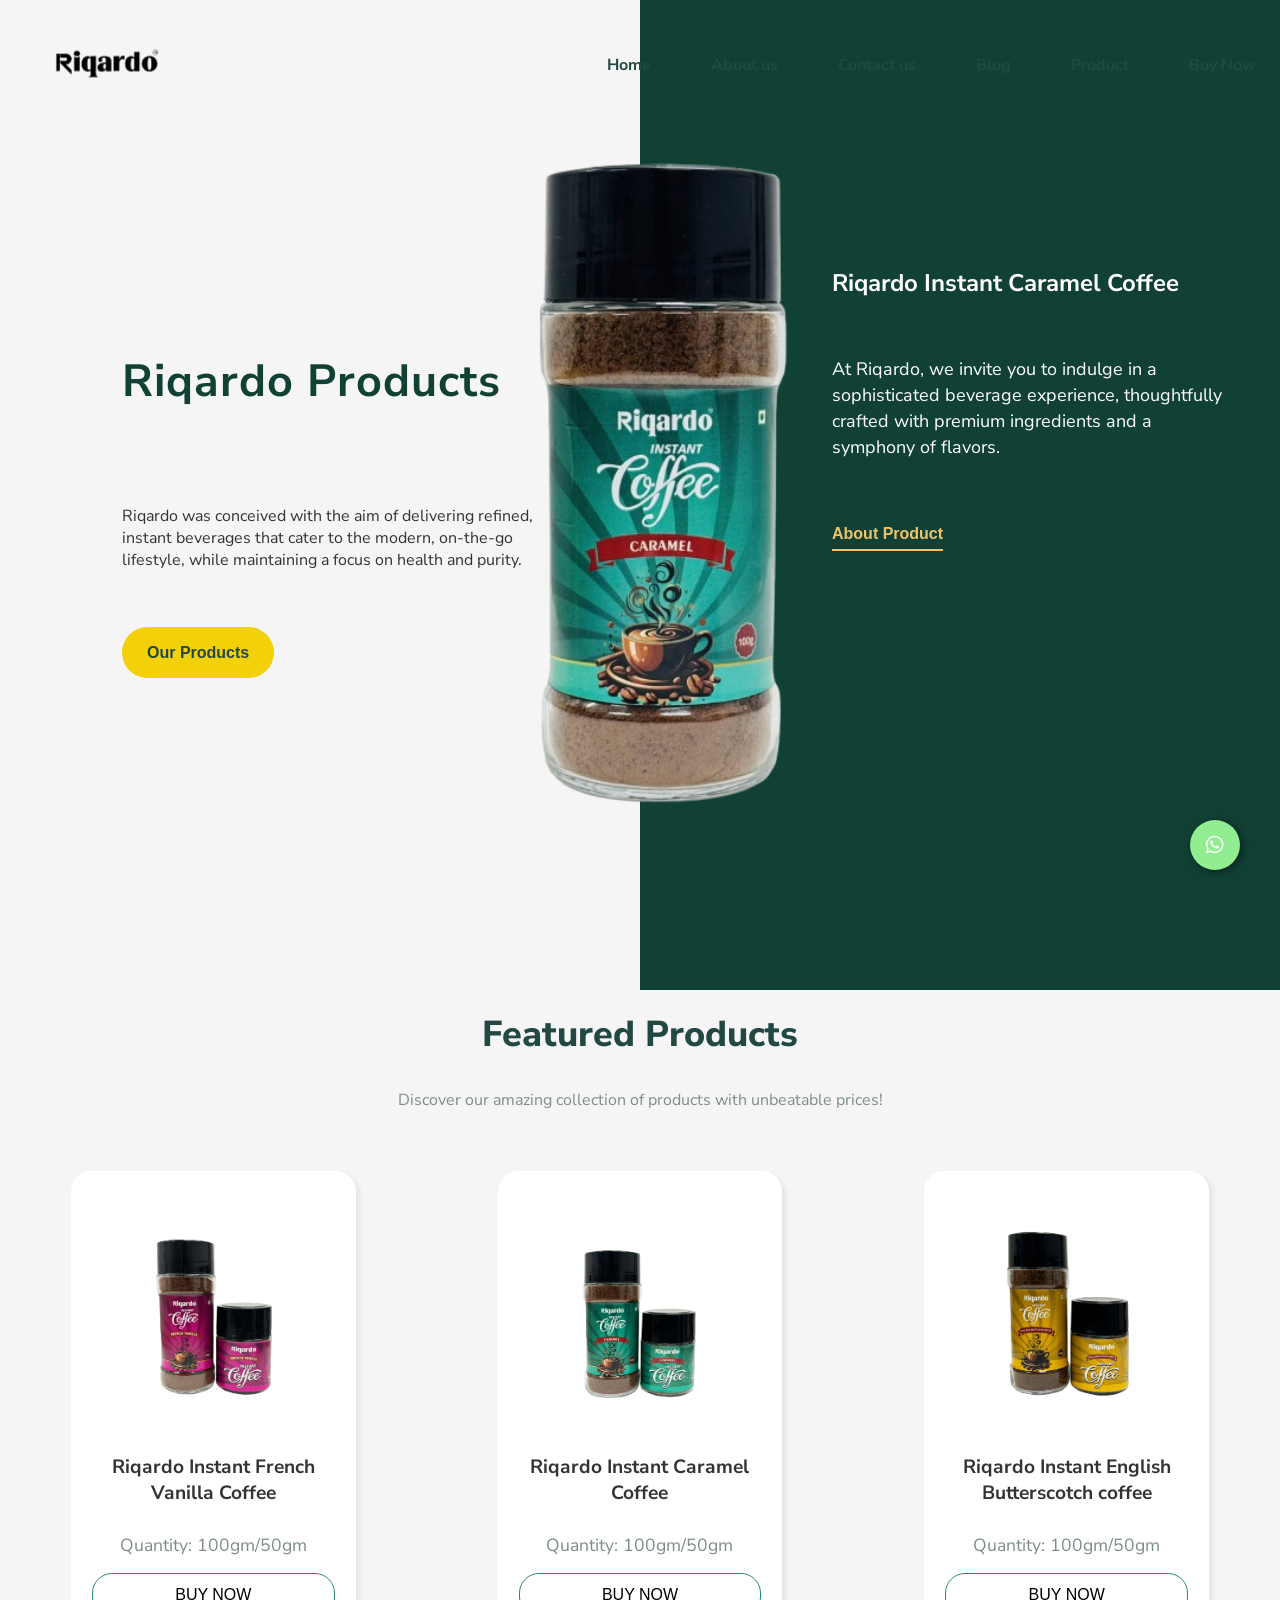
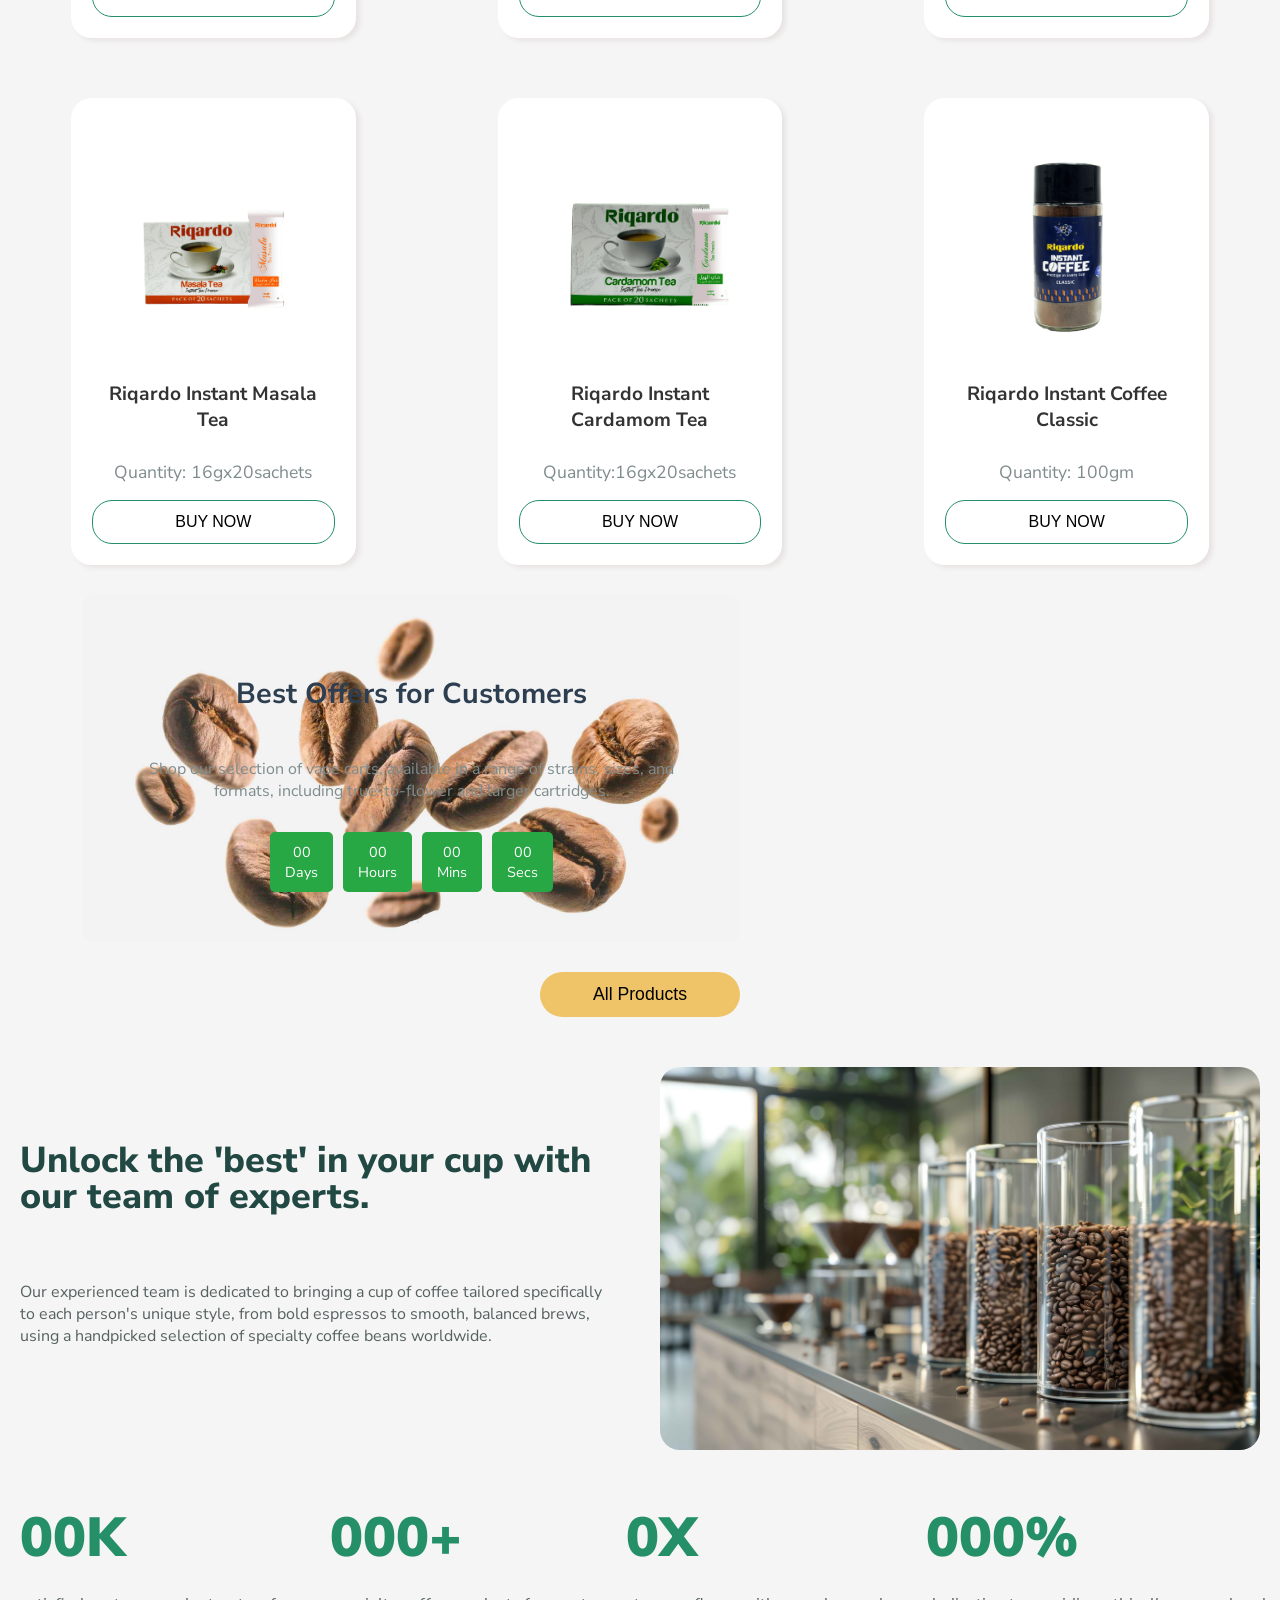
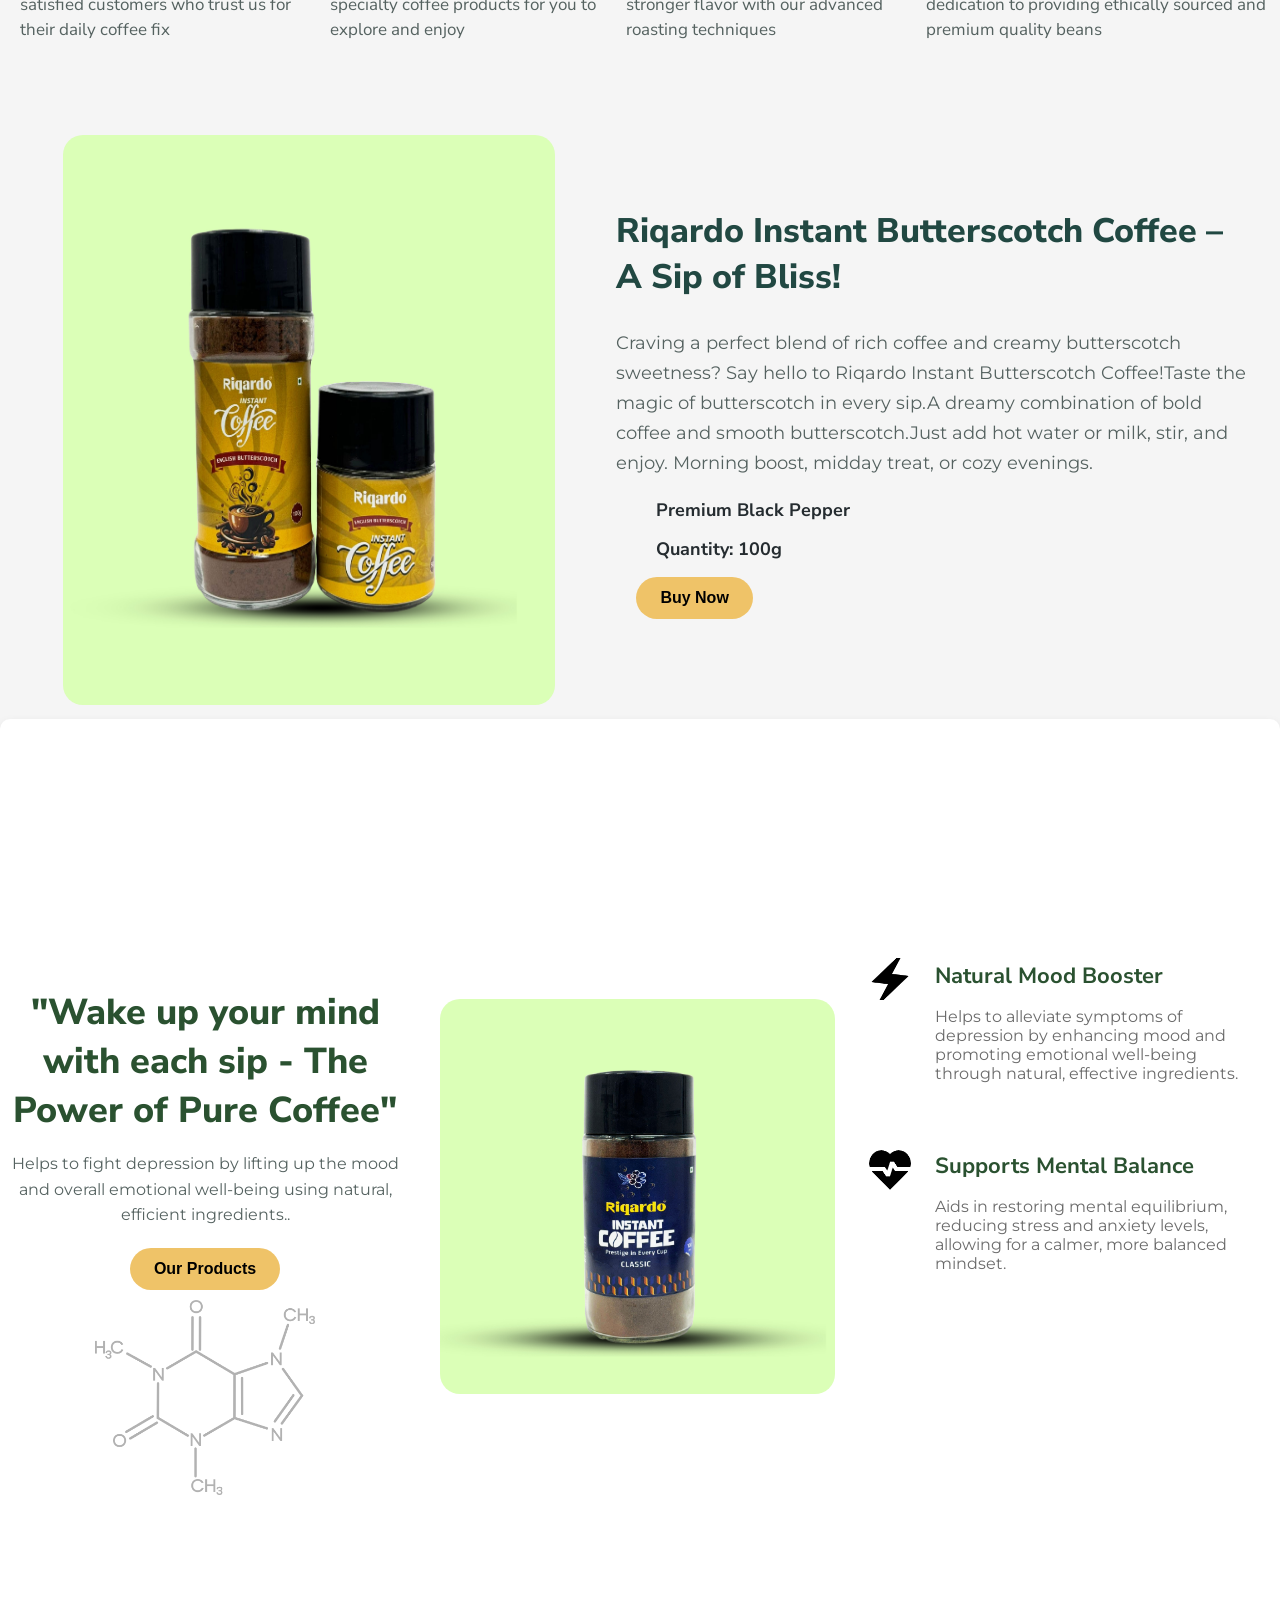
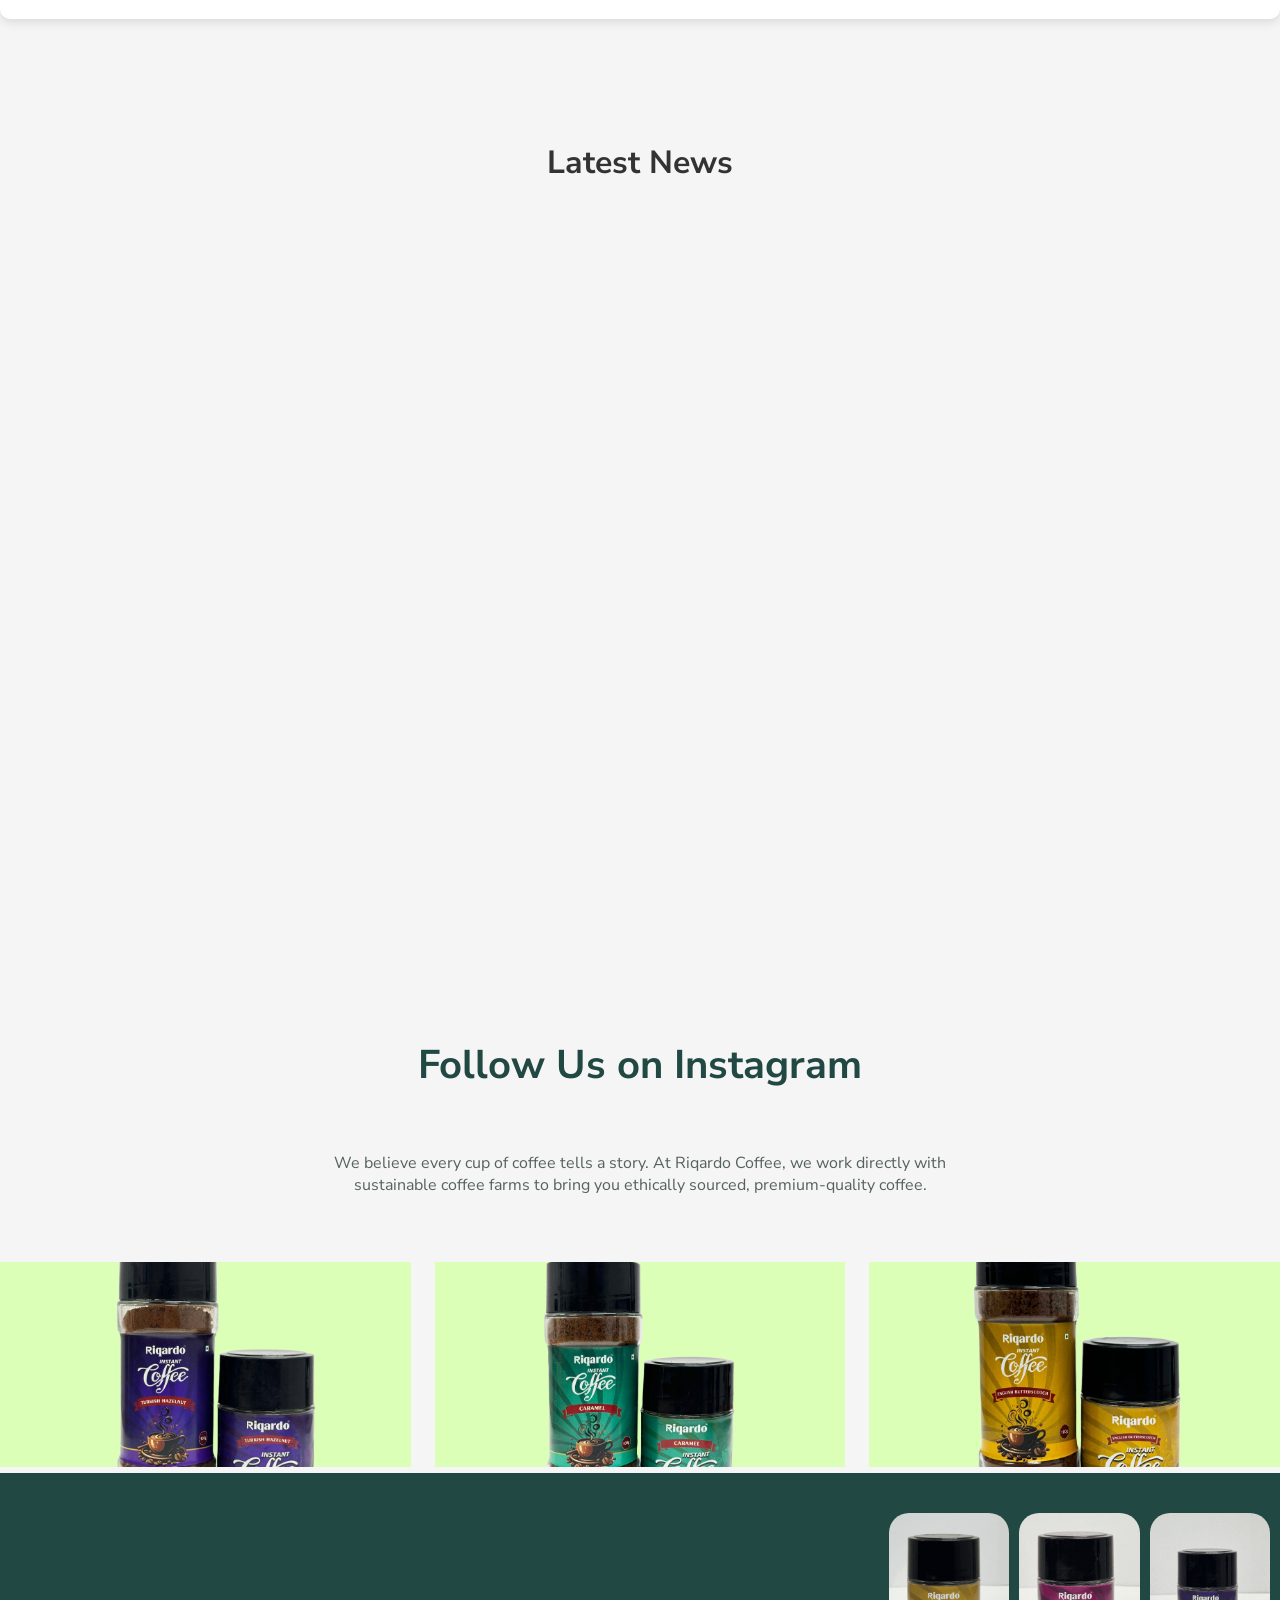
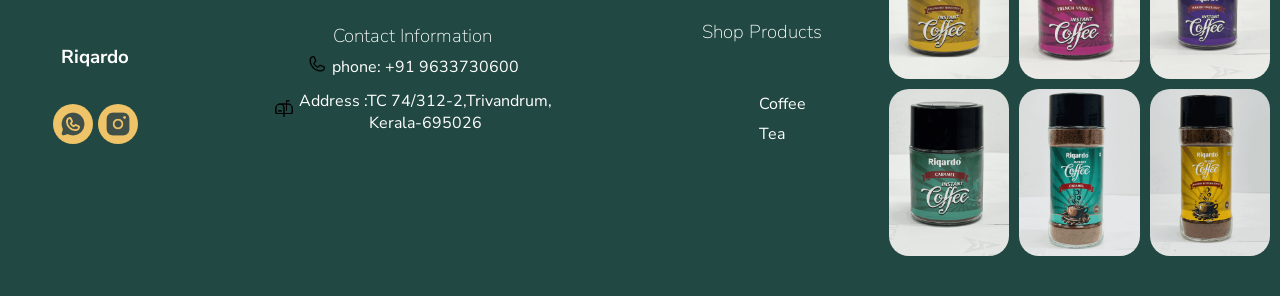
<file: index.html>
<!DOCTYPE html>
<html lang="en">
  <head>
    <meta name="msvalidate.01" content="83073FA86BDA6015F487C909B498E7EF" />
    <!-- Google tag (gtag.js) -->
<script async src="https://www.googletagmanager.com/gtag/js?id=G-PD541QNZSH"></script>
<script>
  window.dataLayer = window.dataLayer || [];
  function gtag(){dataLayer.push(arguments);}
  gtag('js', new Date());

  gtag('config', 'G-PD541QNZSH');
</script>
    <meta name="google-site-verification" content="a42A9mHLE86YHWlLRloz94QJ1dUn6i8otWgPklJYvCA" />
    <meta charset="UTF-8" />
    <meta name="viewport" content="width=device-width, initial-scale=1.0" />
    <title>Shop Premium Coffee Beans | Organic, Fresh & Flavorful</title>
    <link rel="stylesheet" href="./style.css" />
    <link
      href="https://fonts.googleapis.com/css2?family=Sora:wght@100..800&display=swap"
      rel="stylesheet"
    />
    <link rel="preconnect" href="https://fonts.googleapis.com" />
    <link rel="preconnect" href="https://fonts.gstatic.com" crossorigin />
    <link
      href="https://fonts.googleapis.com/css2?family=Nunito+Sans:ital,opsz,wght@0,6..12,200..1000;1,6..12,200..1000&display=swap"
      rel="stylesheet"
    />
    <link rel="preconnect" href="https://fonts.googleapis.com" />
    <link rel="preconnect" href="https://fonts.gstatic.com" crossorigin />
    <link
      href="https://fonts.googleapis.com/css2?family=Montserrat:ital,wght@0,100..900;1,100..900&family=Nunito+Sans:ital,opsz,wght@0,6..12,200..1000;1,6..12,200..1000&display=swap"
      rel="stylesheet"
    />
    <link rel="shortcut icon" href="images/Riqardo-01.png" alt="Riqardo Logo" />
    <meta
      name="description"
      content="Discover premium and finest coffee beans . Enhance your coffee experience with rich aromas, bold flavors, and freshly roasted perfection. Shop now for handcrafted coffee delivered to your doorstep!"
    />
    <meta
      name="keywords"
      content="premium coffee, artisanal coffee, buy coffee online, organic coffee beans, freshly roasted coffee, espresso beans, single-origin coffee, gourmet coffee, cold brew coffee, coffee subscription "
    />

    <meta name="robots" content="index, follow" />
    <link rel="canonical" href="https://riqardoproducts.com/" />
    <link href="https://cdnjs.cloudflare.com/ajax/libs/font-awesome/6.0.0/css/all.min.css" rel="stylesheet">
  
  
      <title>Shop Premium Coffee Beans | Organic, Fresh & Flavorful</title>
      <script type="text/javascript">
    (function(c,l,a,r,i,t,y){
        c[a]=c[a]||function(){(c[a].q=c[a].q||[]).push(arguments)};
        t=l.createElement(r);t.async=1;t.src="https://www.clarity.ms/tag/"+i;
        y=l.getElementsByTagName(r)[0];y.parentNode.insertBefore(t,y);
    })(window, document, "clarity", "script", "y1m0bhps96");
</script>
  </head>
  
  <body>
    <header>
      <nav class="navbar" id="nav">
        <div class="logo">
          <a href="#" class="nav-branding"
            ><img class="logo" src="./images/Riqardo-01.png" alt="Riqardo Logo"
          /></a>
        </div>
        <ul class="nav-menu">
          <li class="nav-item">
            <a href="./index.html" class="nav-link">Home</a>
          </li>
          <li class="nav-item">
            <a href="./about.html" class="nav-link">About us</a>
          </li>
          <li class="nav-item">
            <a href="./contact.html" class="nav-link">Contact us</a>
          </li>
          <li class="nav-item">
            <a href="./blog.html" class="nav-link">Blog</a>
          </li>
          <li class="nav-item">
            <a href="./product.html" class="nav-link">Product</a>
            <!-- <ul class="dropdown">
              <li><a href="#">Product1</a></li>
              <li><a href="#">Product2</a></li>
              <li><a href="#">Product3</a></li>
              <li><a href="#">Product4</a></li>
            </ul> -->
          </li>
          <li class="nav-item">
            <a href="#" class="nav-link">Buy Now</a>
          </li>
        </ul>
        <div class="hamburger">
          <span class="bar"></span>
          <span class="bar"></span>
          <span class="bar"></span>
        </div>
      </nav>
    </header>
    <div class="container-1">
      <div class="section-1">
        <div class="left-1">
          <div class="left-content">
            <h2 class="left-heading">Riqardo Products</h2>
            <p>
              Riqardo was conceived with the aim of delivering refined, instant
              beverages that cater to the modern, on-the-go lifestyle, while
              maintaining a focus on health and purity.
            </p>
            <div class="left-button">
              <button><a href="./product.html">Our Products</a></button>
            </div>
          </div>
        </div>
        <div class="right-1">
          <div class="section-2">
            <div class="fade-container">
              <img
                src="./images/IMG_1791-removebg-preview.png"
                class="fading-images showing"
                alt="Riqardo instant french vanilla coffee"
              />
              <img
                class="fading-images"
                src="./images/IMG_1797-removebg-preview.png"
                alt="Riqardo instant caramel coffee"
              />
              <img
                class="fading-images"
                src="./images/IMG_1798-removebg-preview.png"
                alt="Riqardo instant English Butterscotch coffee"
              />
            </div>
          </div>
          <div class="right-content">
            <div class="header-content">
              <h2 class="fading-heading show">
                Riqardo Instant French Vanilla
              </h2>
              <h2 class="fading-heading">Riqardo Instant Caramel Coffee</h2>
              <h2 class="fading-heading">
                Riqardo Instant English Butterscotch
              </h2>
            </div>

            <div class="right-para">
              <p>
                At Riqardo, we invite you to indulge in a sophisticated beverage
                experience, thoughtfully crafted with premium ingredients and a
                symphony of flavors.
              </p>
            </div>

            <div class="right-button">
              <button>
                <a href="./product.html" style="color: #efc368"
                  >About Product</a
                >
              </button>
            </div>
          </div>
        </div>
      </div>
    </div>
    <section class="container-2">
      <h2>Featured Products</h2>
      <p>Discover our amazing collection of products with unbeatable prices!</p>

      <div class="products-Section2">
        <div class="product-card">
          <img src="./images/p1.png" alt="French vanilla Coffee" />
          <h3>Riqardo Instant French Vanilla Coffee</h3>
          <p>Quantity: 100gm/50gm</p>
          <button
            class="add-to-cart"
            onclick="sendToWhatsApp('Riqardo Instant French Vanilla Coffee','100gm/50gm', '399')"
          >
            BUY NOW
          </button>
        </div>
        <div class="product-card">
          <img src="./images/b6.png" alt="Caramel Coffee" />
          <h3>Riqardo Instant Caramel Coffee</h3>
          <p>Quantity: 100gm/50gm</p>
          <button
            class="add-to-cart"
            onclick="sendToWhatsApp('Riqardo Instant Caramel Coffee','100gm/50gm', '299')"
          >
            BUY NOW
          </button>
        </div>
        <div class="product-card">
          <img
            src="./images/b7.png"
            alt="Riqardo Instant English Butterscotch coffee"
          />
          <h3>Riqardo Instant English Butterscotch coffee</h3>
          <p>Quantity: 100gm/50gm</p>
          <button
            class="add-to-cart"
            onclick="sendToWhatsApp('Riqardo Instant English Butterscotch coffee','100gm/50gm', '399')"
          >
            BUY NOW
          </button>
        </div>
        <div class="product-card">
          <img src="./images/b12.png" alt="Riqardo Instant Masala Tea" />
          <h3>Riqardo Instant Masala Tea</h3>
          <p>Quantity: 16gx20sachets</p>
          <button
            class="add-to-cart"
            onclick="sendToWhatsApp('Riqardo Instant Masala Tea','16gx20sachets', '299')"
          >
            BUY NOW
          </button>
        </div>

        <div class="product-card">
          <img src="./images/p5.png" alt="Riqardo Instant Cardamom Tea" />
          <h3>Riqardo Instant Cardamom Tea</h3>
          <p>Quantity:16gx20sachets</p>
          <button
            class="add-to-cart"
            onclick="sendToWhatsApp('Riqardo Instant Cardamom Tea','16gx20sachets', '499')"
          >
            BUY NOW
          </button>
        </div>
        <div class="product-card">
          <img src="./images/b14.png" alt="Riqardo Instant Coffee Classic" />
          <h3>Riqardo Instant Coffee Classic</h3>
          <p>Quantity: 100gm</p>
          <button
            class="add-to-cart"
            onclick="sendToWhatsApp('Riqardo Instant Coffee Classic','100gm', '399')"
          >
            BUY NOW
          </button>
        </div>
      </div>
    </section>
    <div class="best-offers-main">
      <div class="best-offers">
        <h3>Best Offers for Customers</h3>
        <p>
          Shop our selection of vape carts, available in a range of strains,
          sizes, and formats, including true-to-flower and larger cartridges.
        </p>
        <div class="countdown">
          <div class="time-box">00<br />Days</div>
          <div class="time-box">00<br />Hours</div>
          <div class="time-box">00<br />Mins</div>
          <div class="time-box">00<br />Secs</div>
        </div>
      </div>
    </div>

    <div class="all-products-btn">
      <button>All Products</button>
    </div>
    <div class="sub-section-3">
      <div class="sub-3-main">
        <div class="sub-3-content-1">
          <div class="sub-3-content-left">
            <h2>Unlock the 'best' in your cup with our team of experts.</h2>
            <p>
              Our experienced team is dedicated to bringing a cup of coffee
              tailored specifically to each person's unique style, from bold
              espressos to smooth, balanced brews, using a handpicked selection
              of specialty coffee beans worldwide.
            </p>
          </div>
          <div class="sub-3-content-right">
            <img
              src="./images/delicious-organic-coffee-still-life_11zon.jpg"
              alt="Our rich and selected coffee beans"
            />
          </div>
        </div>
      </div>
      <div class="js-content" id="lazy-js">
        <div class="js-section">
          <div class="js-contents">
            <span class="num" data-val="11">00</span
            ><span class="span-contents">K</span>
            <p>satisfied customers who trust us for their daily coffee fix</p>
          </div>
          <div class="js-contents">
            <span class="num" data-val="180">000</span
            ><span class="span-contents">+</span>
            <p>specialty coffee products for you to explore and enjoy</p>
          </div>
          <div class="js-contents">
            <span class="num" data-val="3">0</span
            ><span class="span-contents">X</span>
            <p>stronger flavor with our advanced roasting techniques</p>
          </div>
          <div class="js-contents">
            <span class="num" data-val="100">000</span
            ><span class="span-contents">%</span>
            <p>
              dedication to providing ethically sourced and premium quality
              beans
            </p>
          </div>
        </div>
      </div>
    </div>

    <section class="container-4">
      <div class="image-section4">
        <img src="./images/b7.jpg" alt="Riqardo Black pepper" />
      </div>
      <div class="content-section4">
        <h1>Riqardo Instant Butterscotch Coffee – A Sip of Bliss!</h1>
        <p>
          Craving a perfect blend of rich coffee and creamy butterscotch sweetness? Say hello to Riqardo Instant Butterscotch Coffee!Taste the magic of butterscotch in every sip.A dreamy combination of bold coffee and smooth butterscotch.Just add hot water or milk, stir, and enjoy. Morning boost, midday treat, or cozy evenings.
        </p>
        <ul>
          <li>Premium Black Pepper</li>
          <li>Quantity: 100g</li>
        </ul>
        <div class="btn4-section">
          <button
            class="btn4"
            onclick="sendToWhatsApp('Premium Black Pepper','100g', '299')"
          >
            Buy Now
          </button>
        </div>
      </div>
    </section>
    <div class="container-6">
      <div class="left-column">
        <h1>"Wake up your mind with each sip - The Power of Pure Coffee"</h1>
        <p>
          Helps to fight depression by lifting up the mood and overall emotional
          well-being using natural, efficient ingredients..
        </p>
        <button class="btn6">Our Products</button>
        <img
          src="./images/Caffeine_molecule_new.png"
          alt="Chemical Structure"
          class="structure-image"
        />
      </div>

      <div class="right-column">
        <div class="image-column">
          <img
            src="./images/section6img.jpg"
            alt=" instat Coffee powder"
            class="cannabis-image"
          />
        </div>
        <div class="benefits-column">
          <div class="benefit" id="lazy-1">
            <div class="icon">
              <img
                src="./images/electric_bolt_24dp_000000_FILL1_wght400_GRAD0_opsz24.png"
                alt="Instant energy Booster"
              />
            </div>
            <div class="text">
              <h3>Natural Mood Booster</h3>
              <p>
                Helps to alleviate symptoms of depression by enhancing mood and
                promoting emotional well-being through natural, effective
                ingredients.
              </p>
            </div>
          </div>

          <div class="benefit" id="lazy-2">
            <div class="icon">
              <img
                src="./images/ecg_heart_24dp_000000_FILL1_wght400_GRAD0_opsz24.png"
                alt="Improves heart health"
              />
            </div>
            <div class="text">
              <h3>Supports Mental Balance</h3>
              <p>
                Aids in restoring mental equilibrium, reducing stress and
                anxiety levels, allowing for a calmer, more balanced mindset.
              </p>
            </div>
          </div>

          <div class="benefit" id="lazy-3">
            <div class="icon">
              <img
                src="./images/cognition_24dp_000000_FILL1_wght400_GRAD0_opsz24.png"
                alt="Instant stress relief"
              />
            </div>
            <div class="text">
              <h3>Improves Sleep and Relaxation</h3>
              <p>
                Encourages better sleep patterns and deeper relaxation, which
                are essential for mental health and recovery from depression
                symptoms.
              </p>
            </div>
          </div>
        </div>
      </div>
    </div>
    <div class="latest-news">
      <h1>Latest News</h1>
    </div>
    <div class="sub-section-2">
      <div class="sub-section-2-left-1" id="lazy-4">
        <div class="sub-section-2-left-img">
          <div class="sub-section-2-left-content">
            <h3>Buy our Product Online</h3>
            <p>
              You can buy our product over the internet Because of its high
              altitude and cool climate, Darjeeling tea is served in a bright
              and refreshing profile ideal for sipping in refined afternoon
              brewing.
            </p>
          </div>
        </div>
      </div>
      <div class="sub-section-2-right-1">
        <div class="sub-section-2-right-contents" id="lazy-5">
          <div class="icons-2">
            <a href="./blog.html"
              ><img
                src="./images/cinnamon-writing-coffee-beans_11zon.jpg"
                alt="Rich beans and selected cinamom"
            /></a>
          </div>
          <div class="sub-right-2-contents">
            <h3>The Best Coffee in the World: A Journey Across the Globe</h3>
            <p class="sub-p">
              An International Journey
How does the quality of coffee in one region compare to that in another? Let's consider some of the most prominent coffee-producing regions around the world.

            </p>
          </div>
        </div>
        <div class="sub-section-2-right-contents" id="lazy-6">
          <div class="icons-2">
            <a href="./blog.html"
              ><img src="./images/beautiful-fresh-relax-morning-coffee-cup-set (1).jpg" alt="Black tea"
            /></a>
          </div>
          <div class="sub-right-2-contents">
            <h3>
              A World of Tea: Discovering the Best Brews from Around the Globe
            </h3>
            <p class="sub-p">
              Explore the Best Brews of the Planet
Let's go on an excellent tour around the world's most famous teas, exploring the storied traditions behind every sip.

            </p>
          </div>
        </div>
        <div class="sub-section-2-right-contents" id="lazy-7">
          <div class="icons-2">
            <a href="./blog.html"
              ><img
                src="./images/fresh-coffee-steams-wooden-table-close-up-generative-ai_11zon.jpg"
                alt="Spices"
            /></a>
          </div>
          <div class="sub-right-2-contents">
            <h3>
              The Perfect Brew – Discover the Art of Coffee with Riqardo Coffee
            </h3>
            <p class="sub-p">
              The Perfect Brew – Discover the Art of Coffee with Riqardo Coffee
Coffee isn't just a beverage; it's an experience. Whether you’re starting your day, taking a break.
            </p>
          </div>
        </div>
      </div>
    </div>
    <div class="sub-section-6">
      <div class="sub-section-6-container">
        <h2>Follow Us on Instagram</h2>
        <p>
          We believe every cup of coffee tells a story. At Riqardo Coffee, we work directly with 
          sustainable coffee farms to bring you ethically sourced, premium-quality coffee.
        </p>
      </div>
      <div class="watsapp">
        <div class="whatsapp-btn">
          <a
            href="https://wa.me/919633730600?text=Hello%2C%20I%20have%20a%20question%20About%20Your%20Services"
            target="_blank"
            ><i class="fa-brands fa-whatsapp"></i
          ></a>
        </div>
      </div>
    </div>
    <div class="image-container">
      <div class="image-wrapper">
        <div>
          <img src="./images/b5.jpg" alt="Riqardo Spices" />
        </div>
        <div>
          <img src="./images/b6.jpg" alt="Riqardo Classic Coffee" />
        </div>
        <div>
          <img src="./images/b7.jpg" alt="Riqardo cashews" />
        </div>
        <div>
          <img src="images/b8.jpg" alt="Riqardo Massala Tea" />
        </div>
        <div>
          <img src="./images/section6img_11zon.jpg" alt="Riqardo Tea premix" />
        </div>
      </div>
    </div>
    <div class="footer">
      <div class="footer-main">
        <div class="footer-contents-first">
          <h3>Riqardo</h3>
          <div class="logos">
            <button
              style="
                cursor: pointer;
                border-radius: 100%;
                border: none;
                margin-right: 5px;
                background-color: #efc368;
                height: 40px;
                width: 40px;
              "
            >
              <a href="https://api.whatsapp.com/send/?phone=919633730600"
                ><img src="./images/whatsapp-logo-fill.png" alt="Chat"
              /></a>
            </button>
            <button
              style="
                cursor: pointer;
                border-radius: 100%;
                border: none;
                background-color: #efc368;
                height: 40px;
                width: 40px;
              "
            >
              <a
                href="https://www.instagram.com/riqardo_products?igsh=MWwyMHh6ZHJxNTls&utm_source=qr"
                ><img src="./images/instagram-logo-fill.png" alt="Instagram"
              /></a>
            </button>
          </div>
        </div>
        <div class="footer-contents">
          <div class="heading-footer" style="width: 100%;align-content: center;">
            <h3>Contact Information</h3>
          </div>
          <ul style="width: 100%;padding: 0;margin-top: 0;">
            <li>
              <div class="phone-contents">
                <span style="padding-right: 5px"
                  ><img
                    src="./images/phone.png"
                    alt="Phone"
                    style="height: 20px; width: 20px" /></span
                >phone:  +91 9633730600
              </div>
            </li>
            <!-- <li>
              <div class="phone-contents" style="padding-left: 80px">
                +919778239296
              </div>
            </li> -->
            <li>
              <div class="phone-contents">
                <span style="padding-right: 5px"
                  ><img
                    src="./images/mailbox.png"
                    alt="mailbox"
                    style="height: 20px; width: 20px" /></span
                >Address :TC 74/312-2,Trivandrum,<br />
                Kerala-695026
              </div>
            </li>
          </ul>
        </div>
        <div class="footer-contents-shop">
          <h3>Shop Products</h3>
          <ul>
            <li>Coffee</li>
            <li>Tea</li>
          </ul>
        </div>
        <div class="footer-contents-grid">
          <div class="footer-grid">
            <div class="item-footer-1">
              <img
                src="./images/IMG_1794_11zon.png"
                alt="English Butterscotch Coffee"
              />
            </div>
            <div class="item-footer-2">
              <img
                src="./images/IMG_1795_11zon.png"
                alt="French Vanilla Coffee"
              />
            </div>
            <div class="item-footer-3">
              <img src="./images/IMG_1792_11zon.png " alt="Richer Coffee" />
            </div>
            <div class="item-footer-4">
              <img src="./images/IMG_1800_11zon.png " alt="Coffee Products" />
            </div>
            <div class="item-footer-5">
              <img
                src="./images/IMG_1797_11zon.png"
                alt="Rich Coffee Products"
              />
            </div>
            <div class="item-footer-6">
              <img
                src="./images/IMG_1798_11zon.png"
                alt="Ecport quality products"
              />
            </div>
          </div>
        </div>
      </div>
    </div>
  </body>
  <script
  src="https://example.com/fontawesome/v6.4.2/js/fontawesome.js"
  data-auto-replace-svg="nest"
></script>
  <script src="./script.js"></script>

  <script>
    function sendToWhatsApp(productName, productQuantity, productPrice) {
      // WhatsApp message text
      let message = `Hello, I want to buy ${productQuantity} unit(s) of ${productName} which costs ₹${productPrice}.`;
      // WhatsApp phone number
      let phoneNumber = "919633730600"; // Change this to your WhatsApp number

      // Create WhatsApp link
      let whatsappLink = `https://wa.me/${phoneNumber}?text=${encodeURIComponent(
        message
      )}`;

      // Redirect to WhatsApp
      window.open(whatsappLink, "_blank");
    }
  </script>
 <!-- SEO Structured Data -->
<script type="application/ld+json">
{
  "@context": "https://schema.org",
  "@graph": [
    {
      "@type": "Organization",
      "@id": "https://riqardoproducts.com/#organization",
      "name": "Riqardo Products",
      "url": "https://riqardoproducts.com/",
      "logo": {
        "@type": "ImageObject",
        "url": "https://riqardoproducts.com/images/Riqardo-01.png"
      },
      "telephone": "+91 9633730600",
      "address": {
        "@type": "PostalAddress",
        "streetAddress": "TC 74/312-2",
        "addressLocality": "Trivandrum",
        "addressRegion": "Kerala",
        "postalCode": "695026",
        "addressCountry": "IN"
      },
      "sameAs": [
        "https://www.instagram.com/riqardo_products/"
      ]
    },

    {
      "@type": "WebSite",
      "@id": "https://riqardoproducts.com/#website",
      "url": "https://riqardoproducts.com/",
      "name": "Riqardo Products",
      "publisher": {
        "@id": "https://riqardoproducts.com/#organization"
      },
      "inLanguage": "en"
    },

    {
      "@type": "WebPage",
      "@id": "https://riqardoproducts.com/#webpage",
      "url": "https://riqardoproducts.com/",
      "name": "Riqardo Products | Premium Coffee and Tea",
      "description": "Discover Riqardo's collection of instant coffee and tea products, including French Vanilla, Caramel, English Butterscotch, Masala Tea, Cardamom Tea and Classic Coffee.",
      "isPartOf": {
        "@id": "https://riqardoproducts.com/#website"
      },
      "about": {
        "@id": "https://riqardoproducts.com/#organization"
      },
      "inLanguage": "en"
    },

    {
      "@type": "ItemList",
      "@id": "https://riqardoproducts.com/#products",
      "name": "Riqardo Featured Products",
      "numberOfItems": 6,
      "itemListElement": [
        {
          "@type": "ListItem",
          "position": 1,
          "item": {
            "@type": "Product",
            "name": "Riqardo Instant French Vanilla Coffee",
            "image": "https://riqardoproducts.com/images/p1.png",
            "description": "Riqardo Instant French Vanilla Coffee",
            "brand": {
              "@type": "Brand",
              "name": "Riqardo"
            },
            "offers": {
              "@type": "Offer",
              "url": "https://riqardoproducts.com/product.html",
              "price": "399",
              "priceCurrency": "INR",
              "availability": "https://schema.org/InStock"
            }
          }
        },

        {
          "@type": "ListItem",
          "position": 2,
          "item": {
            "@type": "Product",
            "name": "Riqardo Instant Caramel Coffee",
            "image": "https://riqardoproducts.com/images/b6.png",
            "description": "Riqardo Instant Caramel Coffee",
            "brand": {
              "@type": "Brand",
              "name": "Riqardo"
            },
            "offers": {
              "@type": "Offer",
              "url": "https://riqardoproducts.com/product.html",
              "price": "299",
              "priceCurrency": "INR",
              "availability": "https://schema.org/InStock"
            }
          }
        },

        {
          "@type": "ListItem",
          "position": 3,
          "item": {
            "@type": "Product",
            "name": "Riqardo Instant English Butterscotch Coffee",
            "image": "https://riqardoproducts.com/images/b7.png",
            "description": "Riqardo Instant English Butterscotch Coffee",
            "brand": {
              "@type": "Brand",
              "name": "Riqardo"
            },
            "offers": {
              "@type": "Offer",
              "url": "https://riqardoproducts.com/product.html",
              "price": "399",
              "priceCurrency": "INR",
              "availability": "https://schema.org/InStock"
            }
          }
        },

        {
          "@type": "ListItem",
          "position": 4,
          "item": {
            "@type": "Product",
            "name": "Riqardo Instant Masala Tea",
            "image": "https://riqardoproducts.com/images/b12.png",
            "description": "Riqardo Instant Masala Tea",
            "brand": {
              "@type": "Brand",
              "name": "Riqardo"
            },
            "offers": {
              "@type": "Offer",
              "url": "https://riqardoproducts.com/product.html",
              "price": "299",
              "priceCurrency": "INR",
              "availability": "https://schema.org/InStock"
            }
          }
        },

        {
          "@type": "ListItem",
          "position": 5,
          "item": {
            "@type": "Product",
            "name": "Riqardo Instant Cardamom Tea",
            "image": "https://riqardoproducts.com/images/p5.png",
            "description": "Riqardo Instant Cardamom Tea",
            "brand": {
              "@type": "Brand",
              "name": "Riqardo"
            },
            "offers": {
              "@type": "Offer",
              "url": "https://riqardoproducts.com/product.html",
              "price": "499",
              "priceCurrency": "INR",
              "availability": "https://schema.org/InStock"
            }
          }
        },

        {
          "@type": "ListItem",
          "position": 6,
          "item": {
            "@type": "Product",
            "name": "Riqardo Instant Coffee Classic",
            "image": "https://riqardoproducts.com/images/b14.png",
            "description": "Riqardo Instant Coffee Classic",
            "brand": {
              "@type": "Brand",
              "name": "Riqardo"
            },
            "offers": {
              "@type": "Offer",
              "url": "https://riqardoproducts.com/product.html",
              "price": "399",
              "priceCurrency": "INR",
              "availability": "https://schema.org/InStock"
            }
          }
        }
      ]
    }
  ]
}
</script>
</file>
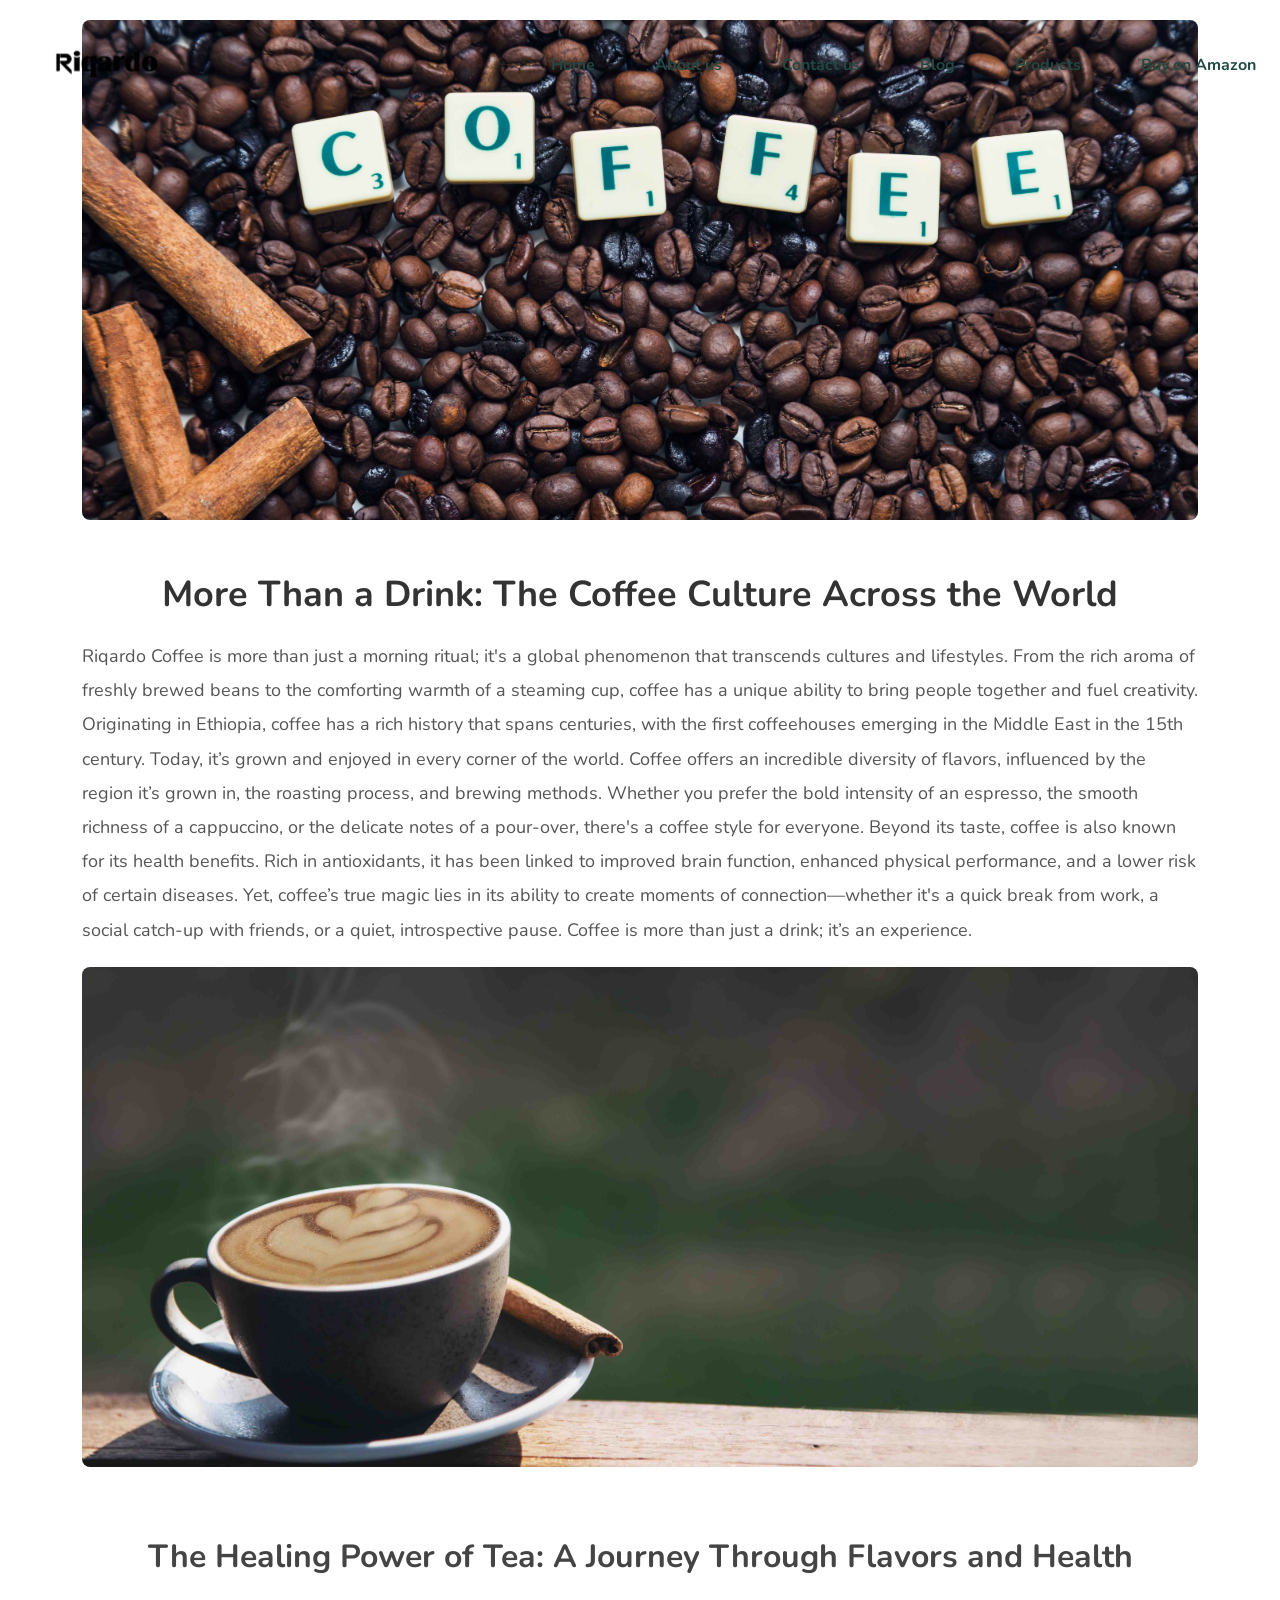
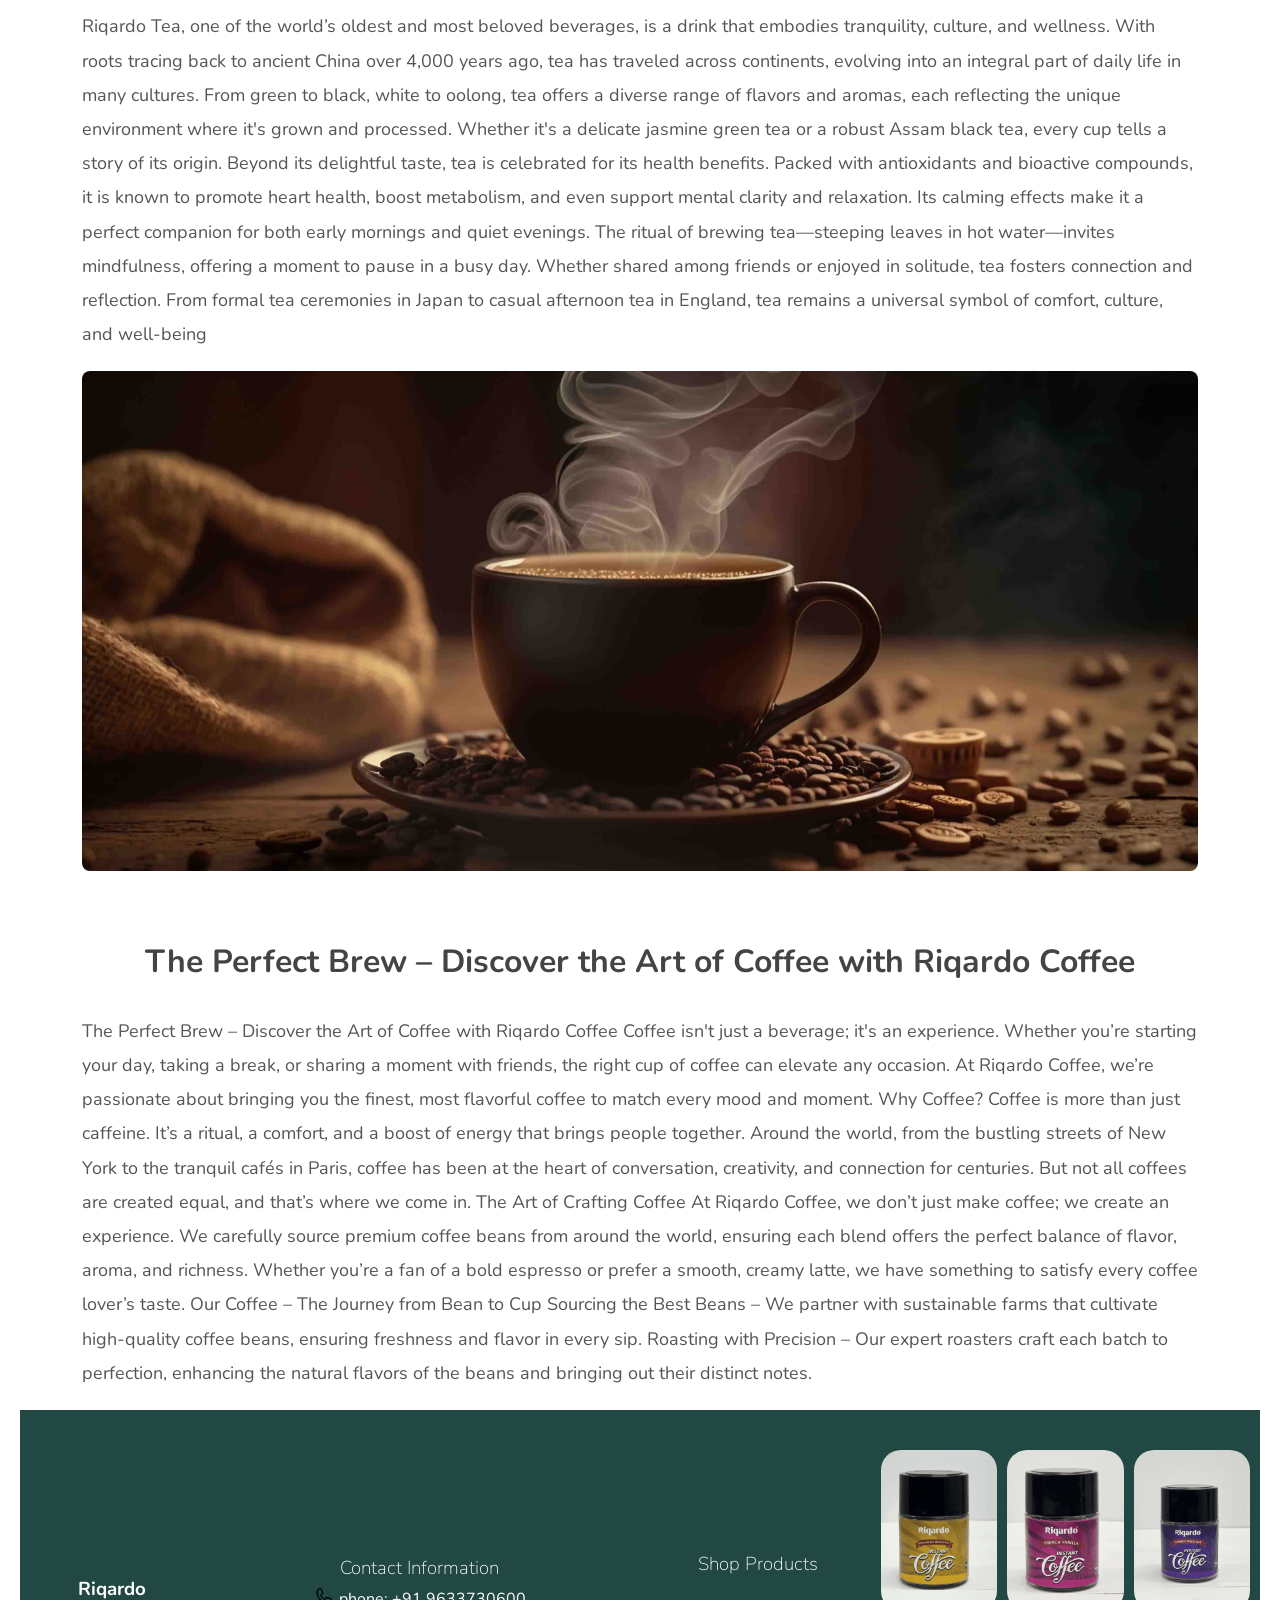
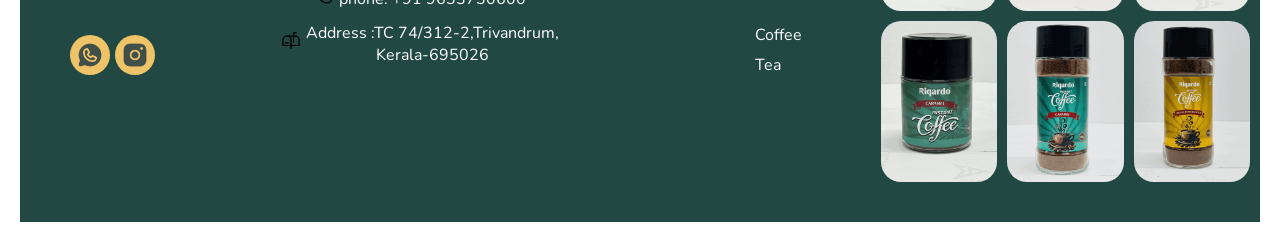
<file: blog.html>
<!DOCTYPE html>
<html lang="en">
  <head>
    <meta charset="UTF-8" />
    <meta name="viewport" content="width=device-width, initial-scale=1.0" />
    <title>Blog</title>
    <link rel="stylesheet" href="blog.css" />
    <link rel="preconnect" href="https://fonts.googleapis.com">
<link rel="preconnect" href="https://fonts.gstatic.com" crossorigin>
<link href="https://fonts.googleapis.com/css2?family=Nunito:ital,wght@0,200..1000;1,200..1000&display=swap" rel="stylesheet">
 <script src="./script.js"></script>
 <link rel="shortcut icon" href="images/Riqardo-01.png" alt="Riqardo Logo">
 <meta name="description" content="Discover premium and finest coffee beans . Enhance your coffee experience with rich aromas, bold flavors, and freshly roasted perfection. Shop now for handcrafted coffee delivered to your doorstep!">
 <meta name="keywords" content="premium coffee, artisanal coffee, buy coffee online, organic coffee beans, freshly roasted coffee, espresso beans, single-origin coffee, gourmet coffee, cold brew coffee, coffee subscription">
        
    <meta name="robots" content="index, follow">
    <link rel="canonical" href="https://riqardoproducts.com/blog.html"/>
</head>
  <body>
    <header>
      <nav class="navbar" id="nav">
        <div class="logo">
          <a href="./index.html" class="nav-branding"
            ><img class="logo" src="./images/Riqardo-01.png" alt="Riqardo Logo"
          /></a>
        </div>
        <ul class="nav-menu">
          <li class="nav-item"><a href="./index.html" class="nav-link">Home</a></li>
          <li class="nav-item"><a href="./about.html" class="nav-link">About us</a></li>
          <li class="nav-item"><a href="./contact.html" class="nav-link">Contact us</a></li>
          <li class="nav-item"><a href="./blog.html" class="nav-link">Blog</a></li>
          <li class="nav-item">
            <a href="./product.html" class="nav-link">Products</a>
            <!-- <ul class="dropdown">
              <li><a href="#">Product1</a></li>
              <li><a href="#">Product2</a></li>
              <li><a href="#">Product3</a></li>
              <li><a href="#">Product4</a></li>
            </ul> -->
          </li>
          <li class="nav-item">
            <a href="#" class="nav-link">Buy on Amazon</a>
          </li>
        </ul>
        <div class="hamburger">
          <span class="bar"></span>
          <span class="bar"></span>
          <span class="bar"></span>
        </div>
      </nav>
    </header>
    <div class="blog-container">
      <div class="blog-header">
        <img
          src="./images/cinnamon-writing-coffee-beans_11zon.jpg"
          alt="Top quality Coffee beans and cinamom"
        />
        <h1>More Than a Drink: The Coffee Culture Across the World</h1>
      </div>

      <!-- Blog Content -->
      <div class="blog-content">
        <p>
          Riqardo Coffee is more than just a morning ritual; it's a global
          phenomenon that transcends cultures and lifestyles. From the rich
          aroma of freshly brewed beans to the comforting warmth of a steaming
          cup, coffee has a unique ability to bring people together and fuel
          creativity. Originating in Ethiopia, coffee has a rich history that
          spans centuries, with the first coffeehouses emerging in the Middle
          East in the 15th century. Today, it’s grown and enjoyed in every
          corner of the world. Coffee offers an incredible diversity of flavors,
          influenced by the region it’s grown in, the roasting process, and
          brewing methods. Whether you prefer the bold intensity of an espresso,
          the smooth richness of a cappuccino, or the delicate notes of a
          pour-over, there's a coffee style for everyone. Beyond its taste,
          coffee is also known for its health benefits. Rich in antioxidants, it
          has been linked to improved brain function, enhanced physical
          performance, and a lower risk of certain diseases. Yet, coffee’s true
          magic lies in its ability to create moments of connection—whether it's
          a quick break from work, a social catch-up with friends, or a quiet,
          introspective pause. Coffee is more than just a drink; it’s an
          experience.
        </p>
        <div class="blog-header2">
            <img
              src="./images/beautiful-fresh-relax-morning-coffee-cup-set (1).jpg"
              alt="Handlo Heading Image"
            />

        <h1>The Healing Power of Tea: A Journey Through Flavors and Health</h1>
        <p>
          Riqardo Tea, one of the world’s oldest and most beloved beverages, is
          a drink that embodies tranquility, culture, and wellness. With roots
          tracing back to ancient China over 4,000 years ago, tea has traveled
          across continents, evolving into an integral part of daily life in
          many cultures. From green to black, white to oolong, tea offers a
          diverse range of flavors and aromas, each reflecting the unique
          environment where it's grown and processed. Whether it's a delicate
          jasmine green tea or a robust Assam black tea, every cup tells a story
          of its origin. Beyond its delightful taste, tea is celebrated for its
          health benefits. Packed with antioxidants and bioactive compounds, it
          is known to promote heart health, boost metabolism, and even support
          mental clarity and relaxation. Its calming effects make it a perfect
          companion for both early mornings and quiet evenings. The ritual of
          brewing tea—steeping leaves in hot water—invites mindfulness, offering
          a moment to pause in a busy day. Whether shared among friends or
          enjoyed in solitude, tea fosters connection and reflection. From
          formal tea ceremonies in Japan to casual afternoon tea in England, tea
          remains a universal symbol of comfort, culture, and well-being
        </p>
        <div class="blog-header3"></div>
            <img
              src="./images/fresh-coffee-steams-wooden-table-close-up-generative-ai_11zon.jpg"
              alt="Top quality Tea powdwers in the world"
            />
            <h1>The Perfect Brew – Discover the Art of Coffee with Riqardo Coffee </h1>
            <p>
              The Perfect Brew – Discover the Art of Coffee with Riqardo Coffee
Coffee isn't just a beverage; it's an experience. Whether you’re starting your day, taking a break, or sharing a moment with friends, the right cup of coffee can elevate any occasion. At Riqardo Coffee, we’re passionate about bringing you the finest, most flavorful coffee to match every mood and moment.

Why Coffee?
Coffee is more than just caffeine. It’s a ritual, a comfort, and a boost of energy that brings people together. Around the world, from the bustling streets of New York to the tranquil cafés in Paris, coffee has been at the heart of conversation, creativity, and connection for centuries. But not all coffees are created equal, and that’s where we come in.

The Art of Crafting Coffee
At Riqardo Coffee, we don’t just make coffee; we create an experience. We carefully source premium coffee beans from around the world, ensuring each blend offers the perfect balance of flavor, aroma, and richness. Whether you’re a fan of a bold espresso or prefer a smooth, creamy latte, we have something to satisfy every coffee lover’s taste.

Our Coffee – The Journey from Bean to Cup
Sourcing the Best Beans – We partner with sustainable farms that cultivate high-quality coffee beans, ensuring freshness and flavor in every sip.
Roasting with Precision – Our expert roasters craft each batch to perfection, enhancing the natural flavors of the beans and bringing out their distinct notes.</p>
      </div>
    </div>
    <div class="footer">
      <div class="footer-main">
        <div class="footer-contents-first">
          <h3>Riqardo</h3>
          <div class="logos">
            <button
              style="
                cursor: pointer;
                border-radius: 100%;
                border: none;
                margin-right: 5px;
                background-color: #efc368;
                height: 40px;
                width: 40px;
              "
            >
            <a
            href="https://api.whatsapp.com/send/?phone=919633730600"
            ><img src="./images/whatsapp-logo-fill.png" alt="Whatsapp"
          /></a>
            </button>
            <button
              style="
                cursor: pointer;
                border-radius: 100%;
                border: none;
                background-color: #efc368;
                height: 40px;
                width: 40px;
              "
            >
              <a
                href="https://www.instagram.com/riqardo_products?igsh=MWwyMHh6ZHJxNTls&utm_source=qr"
                ><img src="./images/instagram-logo-fill.png" alt=""
              /></a>
            </button>
          </div>
        </div>
        <div class="footer-contents" >
          <div class="heading-footer" style="width: 100%;align-content: center;">
            <h3>Contact Information</h3>
          </div>
          <ul style="width: 100%;padding: 0;margin-top: 0;">
            <li>
              <div class="phone-contents">
                <span style="padding-right: 5px"
                  ><img
                    src="./images/phone.png"
                    alt="Contact Us"
                    style="height: 20px; width: 20px" /></span
                >phone:  +91 9633730600
              </div>
            </li>
            <!-- <li>
              <div class="phone-contents" style="padding-left: 80px">
                +91 9778239296
              </div>
            </li> -->
            <li>
              <div class="phone-contents">
                <span style="padding-right: 5px"
                  ><img
                    src="./images/mailbox.png"
                    alt="Mail box"
                    style="height: 20px; width: 20px" /></span
                >Address :TC 74/312-2,Trivandrum,<br />
                Kerala-695026
              </div>
            </li>
          </ul>
        </div>
        <div class="footer-contents-shop">
          <h3>Shop Products</h3>
          <ul>
            <li>Coffee</li>
            <li>Tea</li>
          </ul>
        </div>
        <div class="footer-contents-grid">
          <div class="footer-grid">
            <div class="item-footer-1">
              <img src="./images/IMG_1794_11zon.png" alt="English Butterscotch Coffee" />
            </div>
            <div class="item-footer-2">
              <img src="./images/IMG_1795_11zon.png" alt="French Vanilla Coffee" />
            </div>
            <div class="item-footer-3">
              <img src="./images/IMG_1792_11zon.png" alt="Richer Coffee" />
            </div>
            <div class="item-footer-4">
              <img src="./images/IMG_1800_11zon.png" alt="Coffee Products" />
            </div>
            <div class="item-footer-5">
              <img src="./images/IMG_1797_11zon.png" alt="Rich Coffee Products" />
            </div>
            <div class="item-footer-6">
              <img src="./images/IMG_1798_11zon.png" alt="Export quality products" />
            </div>
          </div>
        </div>
      </div>
    </div>
  </body>
</html>
</file>
<file: style.css>
html,
body {
  font-family: "Nunito Sans", sans-serif;
  margin: 0;
  padding: 0;
  background-color: #f5f5f5;
  color: #333;
  overflow-x: hidden; /* Prevent horizontal overflow */
  box-sizing: border-box;
}
header {
  position: fixed;
  z-index: 100;
  top: 0;
  width: 100%;
}
li {
  list-style: none;
}
a {
  color: #214842;
  text-decoration: none;
  font-size: 16px;
  font-weight: bold;
}

.navbar {
  min-height: 70px;
  display: flex;
  justify-content: space-between;
  align-items: center;
  padding: 0 24px;
  background-color: transparent;
  transition: background-color 1s ease;
}

.nav-item a {
  color: #214842;
  text-decoration: none;
  font-size: 16px;
}
.navbar.lazy-nav {
  background-color: white;
  box-shadow: 0 4px 10px rgba(0, 0, 0, 0.4);
}
.nav-menu {
  display: flex;
  justify-content: space-between;
  align-items: center;
  gap: 60px;
}

.nav-branding {
  font-family: "Poppins", sans-serif;
}
.nav-link {
  transition: 0.7s ease;
}
.logo {
  width: 130px;
  height: 130px;
  margin-left: 10px;
  object-fit: cover;
}
/* .dropdown {
  position: absolute;
  background-color: white;
  list-style: none;
  padding: 0;
  margin: 0;
  z-index: 999;
  opacity: 0;
  visibility: hidden;
  transition: transform 1s, opacity 1s;
} */

.nav-menu li {
  position: relative;
}

/* .nav-menu li:hover .dropdown {
  opacity: 1;
  visibility: visible;
} */

.dropdown li {
  width: 150px;
}

.dropdown li a {
  padding: 0.7rem 2rem;
  color: black;
  display: block;
  text-align: left;
}

.dropdown li a:hover {
  background-color: #f0f0f0;
}
.hamburger {
  display: none;
  cursor: pointer;
}
.bar {
  display: block;
  width: 25px;
  height: 3px;
  margin: 5px auto;
  -webkit-transition: all 0.3s ease-in-out;
  transition: all 0.3s ease-in-out;
  background-color: black;
}
@media (max-width: 1054px) {
  .navbar {
    background-color: white;
  }
  .hamburger {
    display: block;
  }
  /* .logo{
    display: none;
  } */
  .hamburger.active .bar:nth-child(2) {
    opacity: 0;
  }
  .hamburger.active .bar:nth-child(1) {
    transform: translateY(8px) rotate(45deg);
  }
  .hamburger.active .bar:nth-child(3) {
    transform: translateY(-8px) rotate(-45deg);
  }
  .nav-menu {
    position: absolute;
    left: -110%;
    top: 115px;
    gap: 0;
    flex-direction: column;
    backdrop-filter: blur(10px);
    background: rgba(255, 255, 255, 0.3);
    width: 50%;
    height: 83vh;
    transition: 0.3s;
  }
  .nav-item {
    margin: 16px 0;
  }
  .dropdown li a:hover {
    background-color: black;
  }
  .nav-menu.active {
    left: 0;
  }
}
.container-1 {
  height: 110vh;
  width: 100%;
  position: relative;
  display: flex;
}
.section-1 {
  height: 100%;
  width: 100%;
  display: flex;
  position: absolute;
  top: 0;
}
.left-1 {
  width: 50%;
  height: 80%;
  padding-top: 100px;
  display: flex;
  align-items: center;
  justify-content: center;
}
.right-1 {
  height: 100%;
  width: 50%;
  background-color: rgb(17, 65, 53);
  display: flex;
  align-items: center;
  justify-content: flex-end;
  position: relative;
}
.left-content {
  display: flex;
  flex-direction: column;
  justify-content: center;
  align-items: start;
  height: 100%;
  width: 65%;
  margin-left: 20px;
}

.left-heading {
  font-size: 45px;
  color: rgb(17, 65, 53);
  letter-spacing: 1px;
}
.right-para {
  width: 90%;
  padding-top: 30px;
}
.left-button button {
  padding: 15px 25px;
  border-radius: 30px;
  border: none;
  background-color: rgb(243, 208, 8);
  color: green;
  font-size: 18px;
}
.right-content {
  display: flex;
  flex-direction: column;
  height: 50%;
  width: 70%;
  padding-left: 60px;
}
.right-content p {
  font-size: 18px;
  line-height: 26px;
  color: white;
  padding: 10px 0px;
}
.right-content ul {
  list-style: none;
  font-size: 15px;
  line-height: 26px;
  color: white;
  padding-top: 20px;
}
.right-button {
  padding-top: 30px;
}
.right-button button {
  padding: 5px 0px;
  border: none;
  background-color: transparent;
  color: rgb(243, 208, 8);
  font-size: 18px;
  border: none;
  border-bottom: 2px solid #efc368;
}
.left-content > * {
  padding: 20px 0px;
}
.container-2 h2 {
  text-align: center;
  color: #214842;
  margin-top: 20px;
  font-size: 36px;
  font-weight: 800;
}

.container-2 p {
  text-align: center;
  color: #7f8c8d;
  margin-bottom: 30px;
}

/* Product Section */
.products-Section2 {
  display: grid;
  grid-template-columns: repeat(
    3,
    1fr
  ); /* 4 cards in a row for large screens */
  place-items: center;
  gap: 20px;
  justify-items: center;
  padding: 10px;
  justify-content: center; /* Center the products grid */
  max-width: 100%; /* Ensure the grid doesn’t overflow */
  margin: 0 auto;
}

.product-card {
  background-color: #fff;
  border: 1px solid white;
  border-radius: 20px;
  padding: 20px;
  box-sizing: border-box;
  text-align: center;
  box-shadow: 4px 3px 4px rgb(233, 228, 228);
  transition: transform 0.2s;
  width: 100%; /* Allow full width usage on small screens */
  max-width: 70%; /* Set a max width to prevent cards from becoming too wide */
  height: auto; /* Adjust height automatically */
  display: flex;
  flex-direction: column; /* Ensure button stays below image */
  justify-content: space-between; /* Spread content evenly */
  overflow: visible; /* Ensure no content is hidden */
  margin: 20px auto;
}

.product-card img {
  width: 100%;
  height: auto;
}

.product-card h3 {
  font-size: 1.2em;
}

.product-card p {
  font-size: 1.1em;
  color: #7f8c8d;
  margin-top: 8px;
  margin-bottom: 6px;
}

.product-card .price {
  font-size: 22px;
  margin-top: 20px;
  color: #214842;
  font-weight: 800;
}

/* Adjust button styles for smaller screens */
.product-card .add-to-cart {
  font-size: 16px;
  background-color: white;
  margin-top: 10px;
  color: black;
  padding: 12px 20px; /* Adjust padding */
  border: 0.5px solid #258f67;
  border-radius: 20px;
  cursor: pointer;
  transition: background-color 0.2s;
  width: 100%; /* Ensure button takes full width */
  box-sizing: border-box; /* Ensure padding fits within width */
}

.product-card .add-to-cart:hover {
  background-color: gray;
  color: white;
  border: none;
}
.best-offers-main {
  width: 87%;
  margin: auto;
}

/* Best Offers for Customers */
.best-offers {
  background-color: rgb(230, 227, 227);
  background: url("./images/coffee-beans-levitate-white-background_11zon.jpg");
  background-size: cover;
  border-radius: 10px;
  padding: 50px;
  color: #333;
  text-align: center;
  display: flex;
  flex-direction: column; /* Stack elements in a column */
  justify-content: center;
  align-items: center;
  width: 50%;
  height: 100%;
}

.best-offers h3 {
  font-size: 1.8em;
  color: #2c3e50;
}

.best-offers p {
  font-size: 1em;
  margin-bottom: 15px;
  color: #7f8c8d;
}

.countdown {
  display: flex;
  justify-content: center;
  gap: 10px;
  margin-top: 15px;
}

.time-box {
  background-color: #28a745;
  color: white;
  padding: 10px 15px;
  border-radius: 5px;
  font-size: 0.9em;
  text-align: center;
}

/* Center the All Products button */
.all-products-btn {
  display: flex;
  justify-content: center;
  margin: 30px 0;
}

.all-products-btn button {
  background-color: #efc368;
  color: black;
  padding: 12px 25px;
  border: none;
  border-radius: 30px;
  font-size: 1.1em;
  cursor: pointer;
  transition: background-color 0.3s ease-in-out;
  width: 100%; /* Ensure full width for smaller screens */
  max-width: 200px; /* Limit width for larger screens */
  box-sizing: border-box; /* Consider padding inside width */
}

.all-products-btn button:hover {
  background-color: #e0a800;
}

.section-2 {
  height: auto;
  min-width: 300px;
  position: absolute;
  top: 15%;
  left: -18%;
  z-index: 10;
}

.fade-container {
  position: relative;
  min-height: 80vh;
}
.fading-images {
  height: 95%;
  width: 100%;
  object-fit: cover;
  position: absolute;
  top: 0;
  right: 0;
  border-radius: 20px;
  opacity: 0;
  transition: opacity 1s ease-in-out;
}
.showing {
  opacity: 1;
}

.header-content {
  position: relative;
  height: 50px;
  width: 100%;
}

.fading-heading {
  position: absolute;
  top: 0;
  left: 0;
  opacity: 0;
  transition: opacity 1s ease-in-out;
  color: white;
}
.show {
  opacity: 1;
}
.sub-section-3 {
  width: 100%;
}
.sub-3-main {
  width: 100%;
  display: flex;
}
.sub-3-content-1 {
  width: 100%;
  display: flex;
}
.sub-3-content-left {
  width: 50%;
  padding: 20px;
  display: flex;
  flex-direction: column;
  align-items: center;
  justify-content: center;
}
.sub-3-content-left h2 {
  padding-bottom: 20px;
  font-size: 36px;
  line-height: 1;
  color: #214842;

  font-weight: 800;
}
.sub-3-content-left p {
  color: #556260;
}
.sub-3-content-right img {
  width: 100%;
  height: 100%;
  object-fit: cover;
  border-radius: 20px;
}
.sub-3-content-right {
  width: 50%;
  height: 100%;
  padding: 20px;
}
.js-section {
  width: 100%;
  display: flex;
  justify-content: space-around;
  align-items: center;
  padding: 10px;
}
.js-contents {
  padding: 10px;
}
.num {
  font-size: 55px;
  color: #258f67;
  font-weight: 1000;
}
.span-contents {
  font-size: 55px;
  color: #258f67;
  font-weight: 1000;
}

.js-contents p {
  font-size: 17px;
  color: #556260;
  line-height: 1.5;
}
.sub-section {
  width: 100%;
  display: flex;
}
.sub-left {
  width: 60%;
}
.sub-right {
  width: 40%;
}
.sub-content-left {
  width: 100%;
  display: flex;
  flex-direction: column;
  justify-content: flex-end;
  height: 70vh;
}
.sub-content-left div {
  width: 70%;
  padding: 20px 20px;
}
.sub-content-heading h2 {
  font-size: 40px;
  color: green;
}
.sub-content-para p {
  font-size: 18px;
  letter-spacing: 1px;
}
.sub-content-button button {
  padding: 10px 30px;
  border-radius: 30px;
  border: none;
  background-color: rgb(243, 208, 8);
}
.sub-content-right {
  width: 100%;
  display: flex;
  align-items: flex-end;
  height: 70vh;
}
.sub-content-right img {
  opacity: 0.4;
  width: 300px;
  height: 300px;
}
.sub-section-1 {
  height: 100%;
  width: 100%;
  display: flex;
  box-sizing: border-box;
  align-items: center;
  justify-content: center;
}
.sub-section-left-1 {
  width: 50%;
  padding: 20px;
}
.sub-section-left-img {
  height: 400px;
  width: 100%;
  border-radius: 20px;
}
.sub-section-left-img img {
  object-fit: cover;
  width: 100%;
  height: 100%;
  border-radius: 20px;
}
.sub-section-right-1 {
  width: 50%;
  padding: 20px 0px;
  display: flex;
  flex-direction: column;
  height: 65vh;
  justify-content: space-evenly;
}

.icons {
  height: 60px;
  width: 60px;
  border-radius: 90%;
  background-color: green;
}
.sub-section-right-contents {
  display: flex;
  align-items: center;
  width: 90%;
  visibility: hidden;
  opacity: 0;
  transform: translateY(100px);
  transition: transform 1s, opacity 1s;
}
.benefit.lazy {
  opacity: 1;
  visibility: visible;
  transform: translateY(0px);
  transition-delay: 200ms;
}
.sub-section-right-contents p {
  font-size: 20px;
  padding: 5px 0px;
}
.sub-section-right-contents > * {
  padding-left: 20px;
}
.latest-news {
  width: 100%;
  text-align: center;
  padding-top: 100px;
  padding-bottom: 50px;
}
.sub-section-2 {
  width: 100%;
  display: flex;
  box-sizing: border-box;
  align-items: center;
  justify-content: space-around;
}
.sub-section-2-left-1 {
  width: 40%;
  opacity: 0;
  transform: translateX(-300px);
  visibility: hidden;
  transition: transform 1s, opacity 1s;
}
.sub-section-2-left-1.lazyload {
  opacity: 1;
  visibility: visible;
  transform: translatex(0px);
}

.sub-section-2-left-img {
  background-image: url(./images/hot-coffee-mug_11zon.jpg);
  height: 600px;
  border-radius: 20px;
  background-repeat: no-repeat;
  background-position: center;
  background-size: cover;
}
.sub-section-2-right-1 {
  display: flex;
  flex-direction: column;
  width: 40%;
  align-items: flex-end;
  height: 600px;
  justify-content: space-evenly;
}
.sub-section-2-right-contents {
  display: flex;
  opacity: 0;
  transform: translateY(100px);
  visibility: hidden;
  transition: transform 1s, opacity 1s;
}

.sub-section-2-right-contents.lazy {
  opacity: 1;
  visibility: visible;
  transform: translateY(0px);
  transition-delay: 200ms;
}
.sub-p {
  font-size: 15px;
}
.sub-section-2-right-contents h3 {
  padding-bottom: 5px;
  font-size: 18px;
}
.sub-right-2-contents {
  display: flex;
  flex-direction: column;
  justify-content: space-around;
  padding-left: 10px;
  width: 95%;
}
.sub-right-2-contents H3 {
  padding: 0px;
  margin: 0px;
}
.date {
  display: flex;
  width: 90%;
  justify-content: space-between;
  padding-bottom: 3%;
}
.icons-2 {
  height: 180px;
  width: 300px;
  border-radius: 20px;
}
.icons-2 img {
  height: 100%;
  width: 100%;
  object-fit: cover;
  border-radius: 20px;
}
.sub-section-2-left-img {
  display: flex;
  align-items: end;
  justify-content: flex-end;
}
.sub-section-2-left-content {
  width: 60%;
  height: 40%;
  color: white;
  display: flex;
  justify-content: center;
  flex-direction: column;
  text-align: center;
  padding: 0px 30px;
  background: rgba(33, 72, 66, 0.7);
  border-bottom-right-radius: 20px;
}
.image-container {
  overflow-x: hidden;
  min-width: 100%;
  padding-top: 50px;
}
.image-wrapper {
  display: grid;
  grid-auto-flow: column;
  grid-auto-columns: calc(
    (100% - (1.5rem * (var(--per-view) - 1))) / var(--per-view)
  );
  grid-gap: 1.5rem;
  position: relative;
  left: 0;
  transition: transform 3s ease-in;
}
.image-wrapper > * {
  aspect-ratio: 4 / 2;
}

.image-wrapper img {
  width: 100%;
  height: 100%;
  object-fit: cover;
}
.sub-section-6 {
  width: 100%;
  display: flex;
  align-items: center;
  justify-content: center;
}
.sub-section-6-container {
  margin-top: 150px;
  display: flex;
  flex-direction: column;
  align-items: center;
  width: 50%;
  text-align: center;
}
.sub-section-6-container h2 {
  font-size: 40px;
  padding-bottom: 10px;
  color: #214842;
}
.sub-section-6-container p {
  color: #556260;
}
.image-section4 {
  display: flex;
  height: auto;
  width: 48%;
  justify-content: center;
  padding-left: 2px;
  align-items: center;
}

.image-section4 img {
  max-width: 100%;
  height: 570px;
  margin-top: 55px;
  width: 80%;
  border-radius: 20px;
}

.content-section4 {
  max-width: 50%;
  padding: 100px 0px;
}

.content-section4 h1 {
  font-size: 34px;
  font-style: bold;
  color: #214842;
  font-weight: 800;
}

.content-section4 p {
  font-family: "Montserrat", sans-serif;
  margin: 20px 0px;
  font-size: 18px;
  line-height: 30px;
  color: #556260;
}

.container-4 {
  width: 100%;
  display: flex;
  align-items: flex-start;
  flex-wrap: wrap;
}

.content-section4 ul li {
  display: flex;
  align-items: center;
  margin: 15px 0px;
  font-size: 18px;
  color: #252c30;
  font-weight: bolder;
}

.content-section4 ul li span {
  margin-right: 10px;
  margin-top: 8px;
}

.btn4-section {
  display: flex;
  align-items: center;
}

.btn4-section p {
  font-size: 34px;
  color: #214842;
  font-weight: 600;
  margin-left: 10px;
}

.btn4-section .btn4 {
  background-color: #efc368;
  color: black;
  padding: 12px 24px;
  border: none;
  border-radius: 25px;
  font-size: 16px;
  font-weight: 700;
  cursor: pointer;
  margin-left: 20px;
}
.container-6 {
  display: flex;
  justify-content: center;
  align-items: center;
  background-color: white;
  max-width: 100%;
  width: 100%;
  border-radius: 10px;
  box-shadow: 0 4px 10px rgba(0, 0, 0, 0.1);
  margin: 0 auto;
  min-height: 100vh;
}

.left-column {
  flex: 0.5;
  text-align: center;
  margin-top: 120px;
  padding-right: 30px;
}

.left-column h1 {
  font-size: 2.25rem;
  color: #2a5130;
  font-weight: 800;
  margin-bottom: 10px;
}

.left-column p {
  font-size: 1rem;
  font-weight: 400;
  color: #556260;
  font-family: "Montserrat", sans-serif;
  margin-bottom: 20px;
  line-height: 1.6;
}

.left-column .btn6 {
  background-color: #efc368;
  color: black;
  padding: 12px 24px;
  border: none;
  border-radius: 25px;
  font-size: 1rem;
  font-weight: 700;
  cursor: pointer;
  margin-bottom: 10px;
  display: inline-block;
}

.left-column .structure-image {
  width: 220px;
  margin-left: auto;
  margin-right: auto;
  opacity: 0.3;
  display: block;
}

.right-column {
  flex: 1;
  display: flex;
  justify-content: center;
  gap: 30px;
  align-items: center;
  margin-top: 20px;
  padding-right: 20px;
}

.image-column {
  flex: 1;
  text-align: center;
}

.image-column .cannabis-image {
  max-width: 100%;
  height: auto;
  border-radius: 20px;
  margin-top: 40px;
}

.benefits-column {
  flex: 1;
  display: flex;
  flex-direction: column;
  gap: 20px;
  justify-content: center;
  margin-top: 50px;
}

.benefit {
  display: flex;
  align-items: flex-start;
  gap: 20px;
  margin-top: 10px;
  visibility: hidden;
  opacity: 0;
  transform: translateY(100px);
  transition: transform 1s, opacity 1s;
}

.benefit .icon img {
  width: 50px;
  height: 50px;
  margin-top: 15px;
}

.benefit .text h3 {
  font-size: 1.375rem;
  color: #2a5130;
  margin-bottom: 10px;
}

.benefit .text p {
  font-size: 1rem;
  font-family: "Montserrat", sans-serif;
  color: #6b6b6b;
}
.js-content {
  margin-top: 50px;
}
.footer {
  width: 100%;
  background-color: #214842;
  padding: 40px 0px;
}
.footer-contents ul li {
  list-style: none;
  padding: 5px 10px;
  color: white;
}
.phone-contents {
  display: flex;
  align-items: center;
  justify-content: center;
}
.footer-main {
  width: 100%;
  display: flex;
  align-items: center;
  justify-content: space-around;
}
.footer-contents {
  width: 35%;
  display: flex;
  flex-direction: column;
  align-items: center;
  text-align: center;
}
.footer-contents-first {
  width: 15%;
  display: flex;
  flex-direction: column;
  align-items: center;
}
.footer-contents-first h3 {
  color: white;
  padding-bottom: 15px;
}
.footer-contents-shop {
  width: 20%;
  display: flex;
  flex-direction: column;
  align-items: center;
}
.footer-contents-shop h3 {
  padding-bottom: 13px;
  color: white;
  font-weight: lighter;
}

.footer-contents-shop ul li {
  list-style: none;
  padding-bottom: 8px;
  color: white;
}
.logos {
  width: 70%;
  height: 40px;
  display: flex;
  justify-content: center;
}
.logos img {
  height: 100%;
  object-fit: contain;
  width: 100%;
}
.footer-contents h3 {
  padding-top: 10px;
  margin: 0;
  color: white;
  font-weight: lighter;
}
.logo-img {
  height: 50px;
  width: 150px;
}
.footer-contents-grid {
  width: 30%;
  padding-right: 10px;
}

.footer-grid {
  width: 100%;
  display: grid;
  grid-template-columns: 1fr 1fr 1fr;
  gap: 10px;
  height: auto;
}
.item-footer-1 img {
  height: 100%;
  width: 100%;
  object-fit: fill;
  border-radius: 20px;
}
.item-footer-2 img {
  height: 100%;
  width: 100%;
  object-fit: fill;
  border-radius: 20px;
}
.item-footer-3 {
  height: 100%;
  width: 100%;
}
.item-footer-3 img {
  height: 100%;
  width: 100%;
  object-fit: fill;
  border-radius: 20px;
}
.item-footer-4 {
  height: 100%;
  width: 100%;
}
.item-footer-4 img {
  height: 100%;
  width: 100%;
  object-fit: fill;
  border-radius: 20px;
}
.item-footer-5 {
  height: 100%;
  width: 100%;
}
.item-footer-5 img {
  height: 100%;
  width: 100%;
  object-fit: fill;
  border-radius: 20px;
}
.item-footer-6 {
  height: 100%;
  width: 100%;
}
.item-footer-6 img {
  height: 100%;
  width: 100%;
  object-fit: fill;
  border-radius: 20px;
}
.ping {
  -webkit-animation: ping 0.8s ease-in-out infinite both;
  animation: ping 0.8s ease-in-out infinite both;
  position: fixed;
  right: 25px;
  bottom: 15px;
  width: 80px;
  height: 80px;
  background-color: green;
  border-radius: 50%;
  z-index: 8;
}
.whatsapp-btn {
  -webkit-animation: pulsate-fwd 0.8s ease-in-out infinite both;
  animation: pulsate-fwd 0.8s ease-in-out infinite both;
  position: fixed;
  display: flex;
  right: 40px;
  bottom: 30px;
  justify-content: center;
  align-items: center;
  /* position: fixed;
  margin-top: 850px;
  margin-left: 1820px;
  float: right; */
  width: 50px;
  height: 50px;
  box-shadow: 2px 2px 10px rgba(0, 0, 0, 0.5);
  background-color:lightgreen;
  border-radius: 50%;
  z-index: 9;
  transition: all 0.3s ease;
}
.whatsapp-btn:hover {
  background-color: #fff;
  color: lightgreen;
}
.whatsapp-btn:hover a {
  color: lightgreen;
}
.whatsapp-btn a {
  transition: all 0.3s ease;
  color: #fff;
  font-size: 20px;
  padding: 5px;
}
@-webkit-keyframes pulsate-fwd {
  0% {
    -webkit-transform: scale(1);
    transform: scale(1);
  }
  50% {
    -webkit-transform: scale(1.1);
    transform: scale(1.1);
  }
  100% {
    -webkit-transform: scale(1);
    transform: scale(1);
  }
}
@media (max-width: 1200px) {
  .section-1 {
    display: flex;
    flex-direction: column;
  }
  .container-1 {
    height: 170vh;
  }
  .container-2 {
    margin-top: 50px;
  }
  .left-1 {
    width: 90%;
    justify-content: flex-start;
  }
  .right-1 {
    width: 100%;
    justify-content: flex-start;
  }
  .left-content {
    width: 100%;
  }
  .right-content {
    width: 70%;
  }
  .section-2 {
    position: relative;
    left: 0;
    top: 8%;
    width: 30%;
  }
  .fade-container {
    position: static;
  }
  .fading-images {
    top: 0;
    object-fit: contain;
    height: 90%;
  }
  .sub-section {
    flex-direction: column;
  }
  .sub-left {
    width: 100%;
  }
  .sub-content-left {
    width: 100%;
    display: flex;
    align-items: center;
    justify-content: center;
  }
  .sub-content-heading {
    width: 80%;
    text-align: center;
  }
  .sub-content-para {
    text-align: center;
  }
  .sub-content-button {
    display: flex;
    justify-content: center;
  }
  .sub-right {
    display: none;
  }
  .sub-section-2-right-1 {
    width: 45%;
    height: auto;
  }
  .sub-section-2-right-1 > * {
    padding: 10px;
  }
}
@media (max-width: 1180px) {
  .sub-3-content-1 {
    flex-direction: column;
  }
  .js-section {
    flex-wrap: wrap;
    text-align: center;
  }

  .js-section div {
    flex: 1 1 50%;
  }
  .sub-3-content-left {
    width: 100%;
  }
  .sub-3-content-right {
    width: 100%;
  }
}
@media (max-width: 1000px) {
  .sub-section-1 {
    flex-direction: column;
  }
  .sub-section-left-1 {
    width: 100%;
  }
  .sub-section-right-1 {
    width: 100%;
    align-items: center;
    justify-content: center;
    height: auto;
  }
  .sub-section-right-contents {
    width: 90%;
    padding: 30px 0px;
  }
  .sub-section-2 {
    flex-direction: column;
  }
  .sub-section-2-left-1 {
    width: 100%;
    padding: 20px;
  }
  .sub-section-2 {
    flex-direction: column-reverse;
  }
  .sub-section-2-right-1 {
    width: 80%;
  }
  .latest-news {
    display: flex;
    padding-left: 10px;
  }
}
@media (max-width: 1024px) {
  .container-6 {
    flex-direction: column;
    padding: 20px;
    align-items: center;
  }

  .left-column {
    margin-left: 0;
    margin-top: 40px;
    text-align: center;
  }

  .right-column {
    flex-direction: column;
    gap: 20px;
    margin-top: 40px;
    justify-content: center;
    align-items: center;
  }

  .image-column .cannabis-image {
    width: 100%;
    height: auto;
    margin-top: 20px;
  }

  .benefits-column {
    margin-top: 30px;
  }

  .benefit {
    margin-top: 20px;
  }

  .left-column .structure-image {
    display: none;
  }
  .container-4 {
    flex-direction: column;
    align-items: center;
  }

  .image-section4 {
    width: 100%;
  }

  .image-section4 img {
    width: 90%;
    height: auto;
  }

  .content-section4 {
    max-width: 100%;
    padding: 50px 20px;
  }

  .content-section4 h1 {
    font-size: 28px;
  }

  .content-section4 p {
    font-size: 16px;
    line-height: 26px;
  }
  .products-Section2 {
    grid-template-columns: repeat(2, 1fr); /* 2 cards per row for tablets */
    gap: 30px; /* Reduce the gap between cards */
    justify-content: space-between;
    place-items: center;
    margin: 0;
  }

  .best-offers {
    grid-template-columns: 2;
  }
  .best-offers-main {
    width: 100%;
    margin: 0;
  }
  .best-offers {
    width: 100%;
  }
  .sub-section-6-container {
    width: 80%;
    margin-top: 80px;
  }
}

@media (max-width: 768px) {
  .container-6 {
    padding: 10px;
    align-items: center;
  }

  .left-column h1 {
    font-size: 1.75rem;
  }

  .left-column p {
    font-size: 0.9375rem;
  }

  .right-column {
    gap: 10px;
    justify-content: center;
    align-items: center;
  }

  .benefit .text h3 {
    font-size: 1.125rem;
  }

  .benefit .text p {
    font-size: 0.9375rem;
  }

  .image-column .cannabis-image {
    width: 100%;
    height: auto;
  }

  .btn6 {
    font-size: 0.875rem;
    padding: 10px 20px;
  }
  .image-section4 img {
    width: 100%;
    height: auto;
    margin-top: 20px;
  }

  .content-section4 {
    padding: 30px 15px;
  }

  .content-section4 h1 {
    font-size: 24px;
  }

  .content-section4 p {
    font-size: 14px;
    line-height: 22px;
  }

  .btn4-section p {
    font-size: 28px;
  }

  .btn4-section .btn4 {
    padding: 10px 20px;
    font-size: 14px;
  }
  .container-2 {
    width: 100%;
    margin-top: 80px;
  }
  .products-Section2 {
    grid-template-columns: 1fr; /* 1 card per row for smaller screens */
    justify-items: center; /* Center product cards on small screens */
    align-items: center;
  }

  .product-card {
    width: 48%; /* Make product card width dynamic on smaller screens */
    max-width: 100%; /* Full width on smaller screens */
    margin: 10px;
  }

  .best-offers {
    /* grid-column: span ; */
    background-position: center;
  }

  .all-products-btn button {
    width: 100%; /* Ensure button takes full width on small screens */
    padding: 10px 20px;
  }

  .sub-section-6-container {
    margin-top: 30px;
  }
  .sub-section-6-container h2 {
    font-size: 20px;
  }
}
@media (max-width: 756px) {
  .section-1 {
    display: flex;
    flex-direction: column;
  }
  .left-1 {
    width: 100%;
  }

  .container-2 {
    width: 100%;
    margin-top: 50px;
  }
  .left-content {
    width: 100%;
    display: flex;
    flex-direction: column;
    align-items: center;
    justify-content: center;
  }
  .right-1 {
    width: 100%;
    display: flex;
    flex-direction: column;
  }

  .left-content p,
  .left-heading {
    text-align: center;
  }
  .left-content {
    width: 100%;
  }
  .right-content {
    width: 100%;
    padding: 20px 0px;
    display: flex;
    align-items: center;
    justify-content: center;
  }
  .fade-container {
    top: 5%;
    min-height: 70vh;
  }

  .fading-images {
    object-fit: contain;
    height: 100%;
  }
  .header-content {
    width: 100%;
    align-items: center;
  }

  .section-2 {
    display: flex;
    align-items: center;
    justify-content: center;
    width: 100%;
    height: 350px;
  }
  .right-para {
    width: 80%;
    padding: 0;
  }
  .right-para p {
    padding: 0;
    text-align: center;
  }
  .right-button {
    padding: 10px;
  }
  .fading-heading {
    width: 100%;
    text-align: center;
    position: absolute;
  }
  .left-content {
    margin: 0;
  }
  .left-heading {
    font-size: 45px;
  }
  .sub-section-1 {
    margin-top: 10px;
  }
  .sub-content-left {
    height: auto;
  }
  .sub-p {
    font-size: 20px;
    text-align: left;
  }
  .sub-content-left div {
    width: 100%;
    padding: 20px 20px;
  }
  .left-heading {
    font-size: 30px;
  }
  .sub-content-heading h2 {
    font-size: 28px;
  }
  .sub-section-right-contents {
    width: 100%;
    padding: 30px 0px;
  }
  .sub-section-right-contents {
    flex-direction: column;
    align-items: center;
    justify-content: center;
    text-align: center;
  }
  .sub-section-right-contents div {
    padding: 15px 15px;
  }
  .sub-section-right-contents {
    font-size: 20px;
    padding: 5px 0px;
  }
  .sub-section-2-left-img {
    width: 100%;
    height: 400px;
  }
  .sub-section-2-right-contents {
    flex-direction: column;
    align-items: center;
    padding-bottom: 10px;
  }

  .latest-news {
    width: 100%;
    font-size: 25px;
  }
  .sub-section-2-right-1 {
    width: 100%;
  }

  .icons-2 {
    height: 100%;
    width: 90%;
    border-radius: 20px;
  }
  .sub-right-2-contents {
    align-items: center;
    text-align: justify;
  }
  .sub-right-2-contents > * {
    padding: 15px;
  }
  .date {
    justify-content: space-around;
    width: 100%;
  }
  .sub-3-content-left h2 {
    font-size: 20px;
  }
  .sub-3-content-right {
    padding: 10px;
  }
  .js-section {
    width: 60%;
    margin: auto;
  }
  .js-section div {
    flex: 1 1 100%;
  }
  .js-contents {
    text-align: center;
  }
}
@media (max-width: 570px) {
  .products-Section2 {
    /* 1 card per row for mobile */
    grid-template-columns: 1fr;
    justify-items: center;
    padding: 10px;
    display: flex;
    flex-direction: column;
  }
  .product-card {
    width: 100%; /* Full width on mobile */
  }

  .best-offers {
    grid-column: span 1;
  }

  .product-card h3,
  .product-card .price,
  .product-card .add-to-cart {
    font-size: 1em; /* Adjust font sizes for smaller screens */
  }

  .best-offers h3 {
    font-size: 1.5em; /* Adjust heading size for mobile */
  }

  .all-products-btn button {
    width: 100%; /* Ensure button takes full width on mobile */
    padding: 10px 15px; /* Adjust padding for smaller screens */
  }
  .sub-section-2-left-content {
    width: 100%;
    border-bottom-left-radius: 20px;
  }
}
@media (max-width: 400px) {
  .container-2 {
    margin-top: 100px;
  }
}
@media (max-width: 480px) {
  .left-column h1 {
    font-size: 1.5rem;
  }

  .left-column p {
    font-size: 0.875rem;
  }

  .benefit .text h3 {
    font-size: 1rem;
  }

  .benefit .text p {
    font-size: 0.875rem;
  }

  .btn6 {
    font-size: 0.75rem;
    padding: 8px 16px;
  }
  .image-section4 img {
    width: 100%;
    height: auto;
  }

  .content-section4 {
    padding: 20px 10px;
  }

  .content-section4 h1 {
    font-size: 20px;
  }

  .content-section4 p {
    font-size: 12px;
    line-height: 20px;
  }

  .btn4-section p {
    font-size: 22px;
  }

  .btn4-section .btn4 {
    padding: 8px 16px;
    font-size: 12px;
  }
}








@media (max-width: 1200px) {
  .footer-main {
    flex-wrap: wrap;
  }

  .footer-main div {
    flex-basis: 50%; /* Each container takes 50% width */
    padding-top: 40px;
    box-sizing: border-box; /* Ensures padding is considered within the width */
  }

  /* Ensure images scale to full width in item-footer-1 */
  .item-footer-1 {
    width: 100%;
    height: 100%;
  }

  /* Adjust content alignment for the first footer section */
  .footer-contents-first {
    padding-left: 20px;
  }

  .footer-contents-first h3 {
    padding-bottom: 0;
    padding-right: 0;
  }

  .logos{
    display: flex; /* Ensure this container behaves as a flex container */
    align-items: center;
    justify-content: center;
    padding-top: 0px;
  }

  /* Shop products container */
  .footer-contents-shop {
    padding-left: 20px;
  }

  .footer-contents-shop ul li {
    padding: 40px 0;
    font-size: 20px;
  }
}
@media (max-width: 780px) {
  
  .footer-main div{
    flex-basis: 100%;
    padding-top: 40px;
  }
  .footer-contents-first{
    align-items: center;
    justify-content: center;
  }
  .logos{
    align-items: center;
    justify-content: center;
  }
  .footer-contents-shop{
    align-items: center;
    justify-content: center;
  }
  .footer-grid{
    grid-template-columns: 1fr;
    height: auto;
  }
  .footer-contents ul li{
    padding-bottom: 0px;
  }
  .footer-contents-grid{
    width: 30%;
    padding-right: 0px;
    height: auto;
  }
  .image-container {
    width: 80%;
    display: none;
  }
 
}
</file>
<file: blog.css>
/* Basic styling for the blog page */
body {
  font-family: "Nunito", sans-serif;
  margin: 0;
  padding: 0;
  background-color: #f9f9f9;
}
header {
  position: fixed;
  z-index: 100;
  top: 0;
  width: 100%;
}
li {
  list-style: none;
}
a {
  color: #214842;
  text-decoration: none;
  font-size: 16px;
  font-weight: bold;
}

.navbar {
  min-height: 70px;
  display: flex;
  justify-content: space-between;
  align-items: center;
  padding: 0 24px;
  background-color: transparent;
  transition: background-color 1s ease;
}

.nav-item a {
  color: #214842;
  text-decoration: none;
  font-size: 16px;
}
.navbar.lazy-nav {
  background-color: white;
  box-shadow: 0 4px 10px rgba(0, 0, 0, 0.4);
}
.nav-menu {
  display: flex;
  justify-content: space-between;
  align-items: center;
  gap: 60px;
}

.nav-branding {
  font-family: "Poppins", sans-serif;
}
.nav-link {
  transition: 0.7s ease;
}
.logo {
  width: 130px;
  height: 130px;
  margin-left: 10px;
  object-fit: cover;
}
/* .dropdown {
  position: absolute;
  background-color: white;
  list-style: none;
  padding: 0;
  margin: 0;
  z-index: 999;
  opacity: 0;
  visibility: hidden;
  transition: transform 1s, opacity 1s;
} */

.nav-menu li {
  position: relative;
}

/* .nav-menu li:hover .dropdown {
  opacity: 1;
  visibility: visible;
} */

.dropdown li {
  width: 150px;
}

.dropdown li a {
  padding: 0.7rem 2rem;
  color: black;
  display: block;
  text-align: left;
}

.dropdown li a:hover {
  background-color: #f0f0f0;
}
.hamburger {
  display: none;
  cursor: pointer;
}
.bar {
  display: block;
  width: 25px;
  height: 3px;
  margin: 5px auto;
  -webkit-transition: all 0.3s ease-in-out;
  transition: all 0.3s ease-in-out;
  background-color: black;
}
.footer {
  width: 100%;
  background-color: #214842;
  padding: 40px 0px;
}
.footer-contents ul li {
  list-style: none;
  padding: 5px 10px;
  color: white;
}
.phone-contents {
  display: flex;
  align-items: center;
  justify-content: center;
}
.footer-main {
  width: 100%;
  display: flex;
  align-items: center;
  justify-content: space-around;
}
.footer-contents {
  width: 35%;
  display: flex;
  flex-direction: column;
  align-items: center;
  text-align: center;
}
.footer-contents-first {
  width: 15%;
  display: flex;
  flex-direction: column;
  align-items: center;
}
.footer-contents-first h3 {
  color: white;
  padding-bottom: 15px;
}
.footer-contents-shop {
  width: 20%;
  display: flex;
  flex-direction: column;
  align-items: center;
}
.footer-contents-shop h3 {
  padding-bottom: 13px;
  color: white;
  font-weight: lighter;
}

.footer-contents-shop ul li {
  list-style: none;
  padding-bottom: 8px;
  color: white;
}
.logos {
  width: 70%;
  height: 40px;
  display: flex;
  justify-content: center;
}
.logos img {
  height: 100%;
  object-fit: contain;
  width: 100%;
}
.footer-contents h3 {
  padding-top: 10px;
 margin: 0;
  color: white;
  font-weight: lighter;
}
.logo-img {
  height: 50px;
  width: 150px;
}
.footer-contents-grid {
  width: 30%;
  padding-right: 10px;
}

.footer-grid {
  width: 100%;
  display: grid;
  grid-template-columns: 1fr 1fr 1fr;
  gap: 10px;
  height: auto;
}
.item-footer-1 img {
  height: 100%;
  width: 100%;
  object-fit: fill;
  border-radius: 20px;
}
.item-footer-2 img {
  height: 100%;
  width: 100%;
  object-fit: fill;
  border-radius: 20px;
}
.item-footer-3 {
  height: 100%;
  width: 100%;
}
.item-footer-3 img {
  height: 100%;
  width: 100%;
  object-fit: fill;
  border-radius: 20px;
}
.item-footer-4 {
  height: 100%;
  width: 100%;
}
.item-footer-4 img {
  height: 100%;
  width: 100%;
  object-fit: fill;
  border-radius: 20px;
}
.item-footer-5 {
  height: 100%;
  width: 100%;
}
.item-footer-5 img {
  height: 100%;
  width: 100%;
  object-fit: fill;
  border-radius: 20px;
}
.item-footer-6 {
  height: 100%;
  width: 100%;
}
.item-footer-6 img {
  height: 100%;
  width: 100%;
  object-fit: fill;
  border-radius: 20px;
}

@media (max-width: 1200px) {
  .footer-main {
    flex-wrap: wrap;
  }

  .footer-main div {
    flex-basis: 50%; /* Each container takes 50% width */
    padding-top: 40px;
    box-sizing: border-box; /* Ensures padding is considered within the width */
  }

  /* Ensure images scale to full width in item-footer-1 */
  .item-footer-1 {
    width: 100%;
    height: 100%;
  }

  /* Adjust content alignment for the first footer section */
  .footer-contents-first {
    padding-left: 20px;
  }

  .footer-contents-first h3 {
    padding-bottom: 0;
    padding-right: 0;
  }

  .logos{
    display: flex; /* Ensure this container behaves as a flex container */
    align-items: center;
    justify-content: center;
    padding-top: 0px;
  }

  /* Shop products container */
  .footer-contents-shop {
    padding-left: 20px;
  }

  .footer-contents-shop ul li {
    padding: 40px 0;
    font-size: 20px;
  }
}
@media (max-width: 780px) {
  
  .footer-main div{
    flex-basis: 100%;
    padding-top: 40px;
  }
  .footer-contents-first{
    align-items: center;
    justify-content: center;
  }
  .logos{
    align-items: center;
    justify-content: center;
  }
  .footer-contents-shop{
    align-items: center;
    justify-content: center;
  }
  .footer-grid{
    grid-template-columns: 1fr;
    height: auto;
  }
  .footer-contents ul li{
    padding-bottom: 0px;
  }
  .footer-contents-grid{
    width: 30%;
    padding-right: 0px;
    height: auto;
  }
  .image-container {
    width: 80%;
    
  }
 
}
@media (max-width: 1054px) {
  .navbar {
    background-color: white;
  }
  .hamburger {
    display: block;
  }
  /* .logo{
      display: none;
    } */
  .hamburger.active .bar:nth-child(2) {
    opacity: 0;
  }
  .hamburger.active .bar:nth-child(1) {
    transform: translateY(8px) rotate(45deg);
  }
  .hamburger.active .bar:nth-child(3) {
    transform: translateY(-8px) rotate(-45deg);
  }
  .nav-menu {
    position: absolute;
    left: -110%;
    top: 115px;
    gap: 0;
    flex-direction: column;
    backdrop-filter: blur(10px);
    background: rgba(255, 255, 255, 0.3);
    width: 50%;
    height: 83vh;
    transition: 0.3s;
  }
  .nav-item {
    margin: 16px 0;
  }
  .dropdown li a:hover {
    background-color: black;
  }
  .nav-menu.active {
    left: 0;
  }
}

/* Blog container */
.blog-container {
  max-width: 100%;
  margin: 0px auto;
  background-color: #fff;
  box-shadow: 0 2px 8px rgba(0, 0, 0, 0.1);
  padding: 20px;
}

.blog-header {
  text-align: center;
}

.blog-header img {
  width: 90%;
  height: 500px;
  object-fit: cover;
  border-radius: 8px;
  margin-bottom: 20px;
  object-position: top;
}
.blog-header2 img {
  width: 100%;
  height: 500px;
  object-fit: cover;
  border-radius: 8px;
  margin-bottom: 20px;
}
.blog-header3 img {
  width: 100%;
  height: 500px;
  object-fit: cover;
  border-radius: 8px;
  margin-bottom: 20px;
}
.blog-header h1 {
  font-size: 36px;
  color: #333;
  margin-bottom: 20px;
  margin-left: auto;
  margin-right: auto;
  max-width: 90%;
}

.blog-content {
  line-height: 1.9;
  margin-left: auto;
  margin-right: auto;
  max-width: 90%;
}

.blog-content h1 {
  font-size: 32px;
  color: #444;
  margin-top: 30px;
  text-align: center;
}

.blog-content p {
  font-size: 18px;
  color: #555;
  margin-bottom: 20px;
}

@media screen and (max-width: 768px) {
  .blog-header h1,
  .blog-content {
    max-width: 100%;
    margin-left: 20px;
    margin-right: 20px;
  }

  .blog-header h1 {
    font-size: 30px;
  }

  .blog-content h1 {
    font-size: 28px;
  }

  .blog-content p {
    font-size: 16px;
  }
}

@media screen and (max-width: 480px) {
  .blog-header img {
    height: auto;
  }

  .blog-header h1,
  .blog-content {
    margin-left: 10px;
    margin-right: 10px;
  }

  .blog-header h1 {
    font-size: 24px;
  }

  .blog-content h1 {
    font-size: 22px;
  }

  .blog-content p {
    font-size: 14px;
  }
}
</file>
